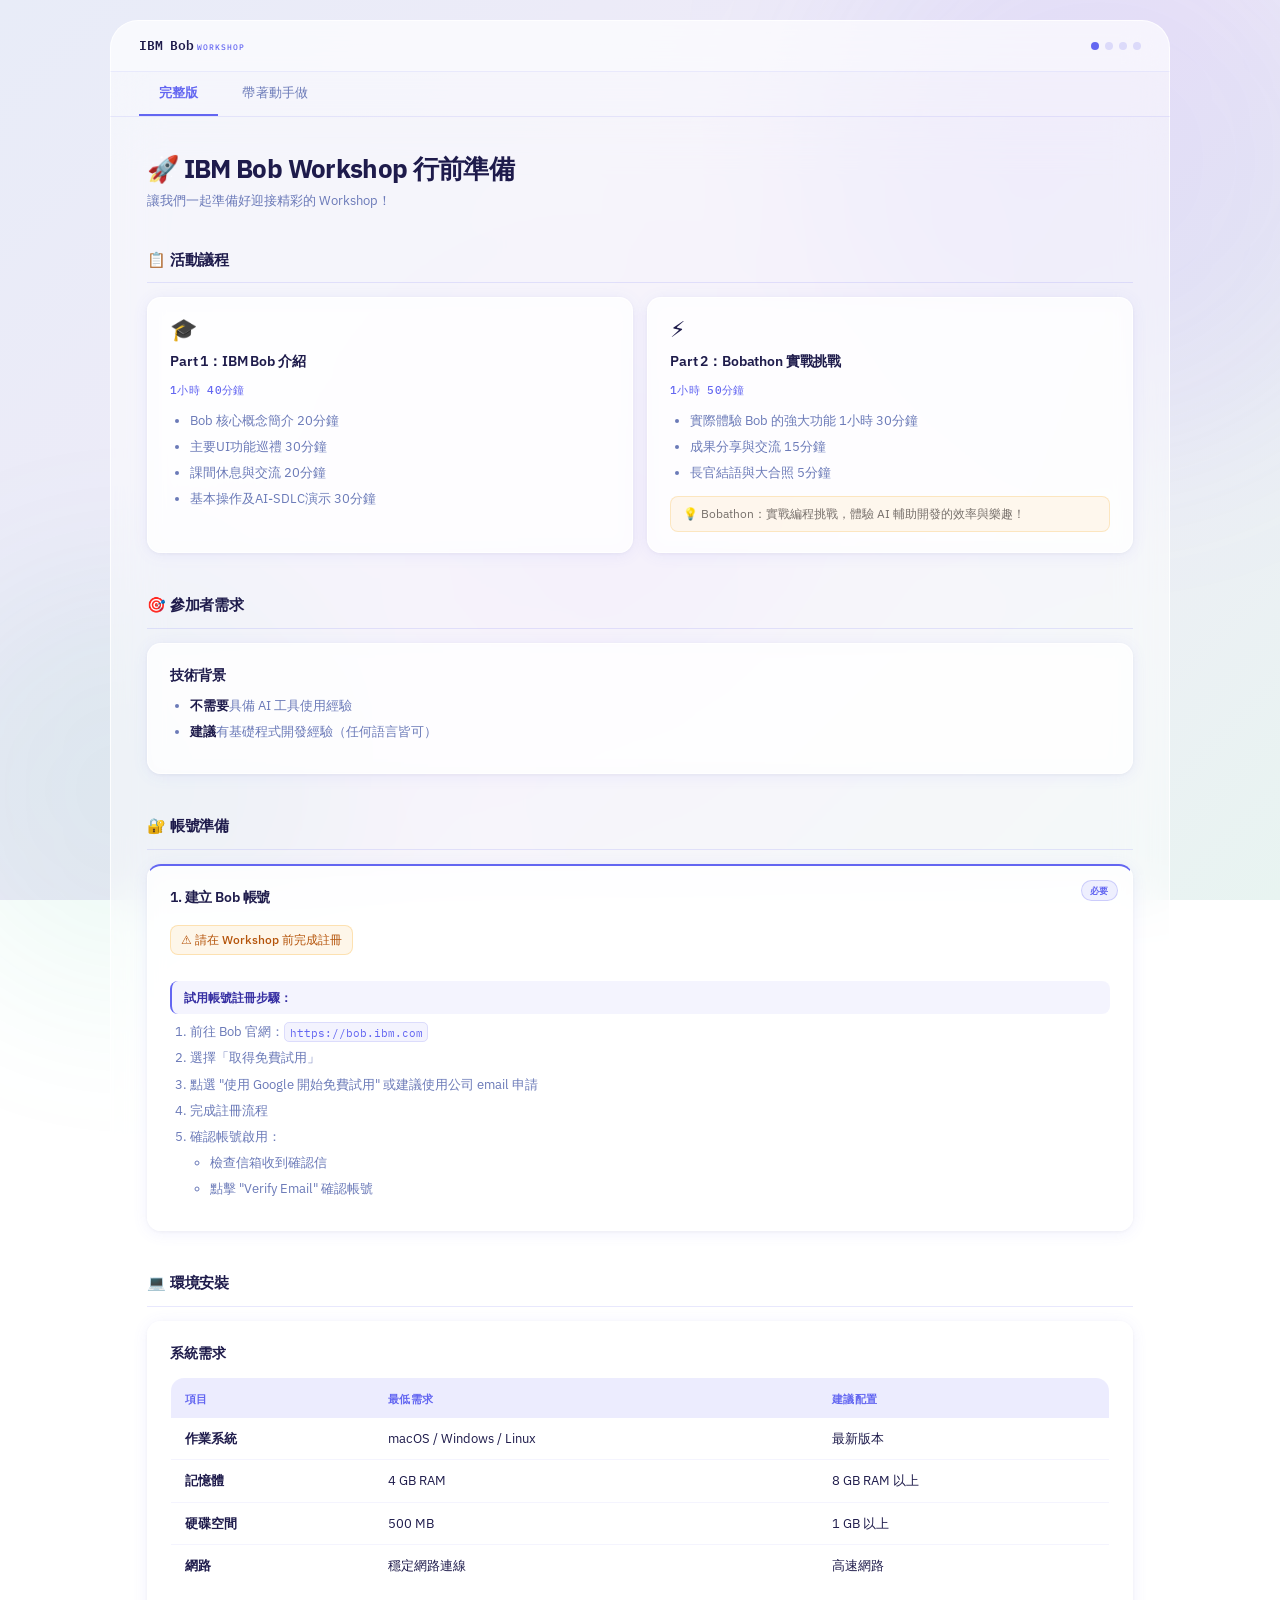
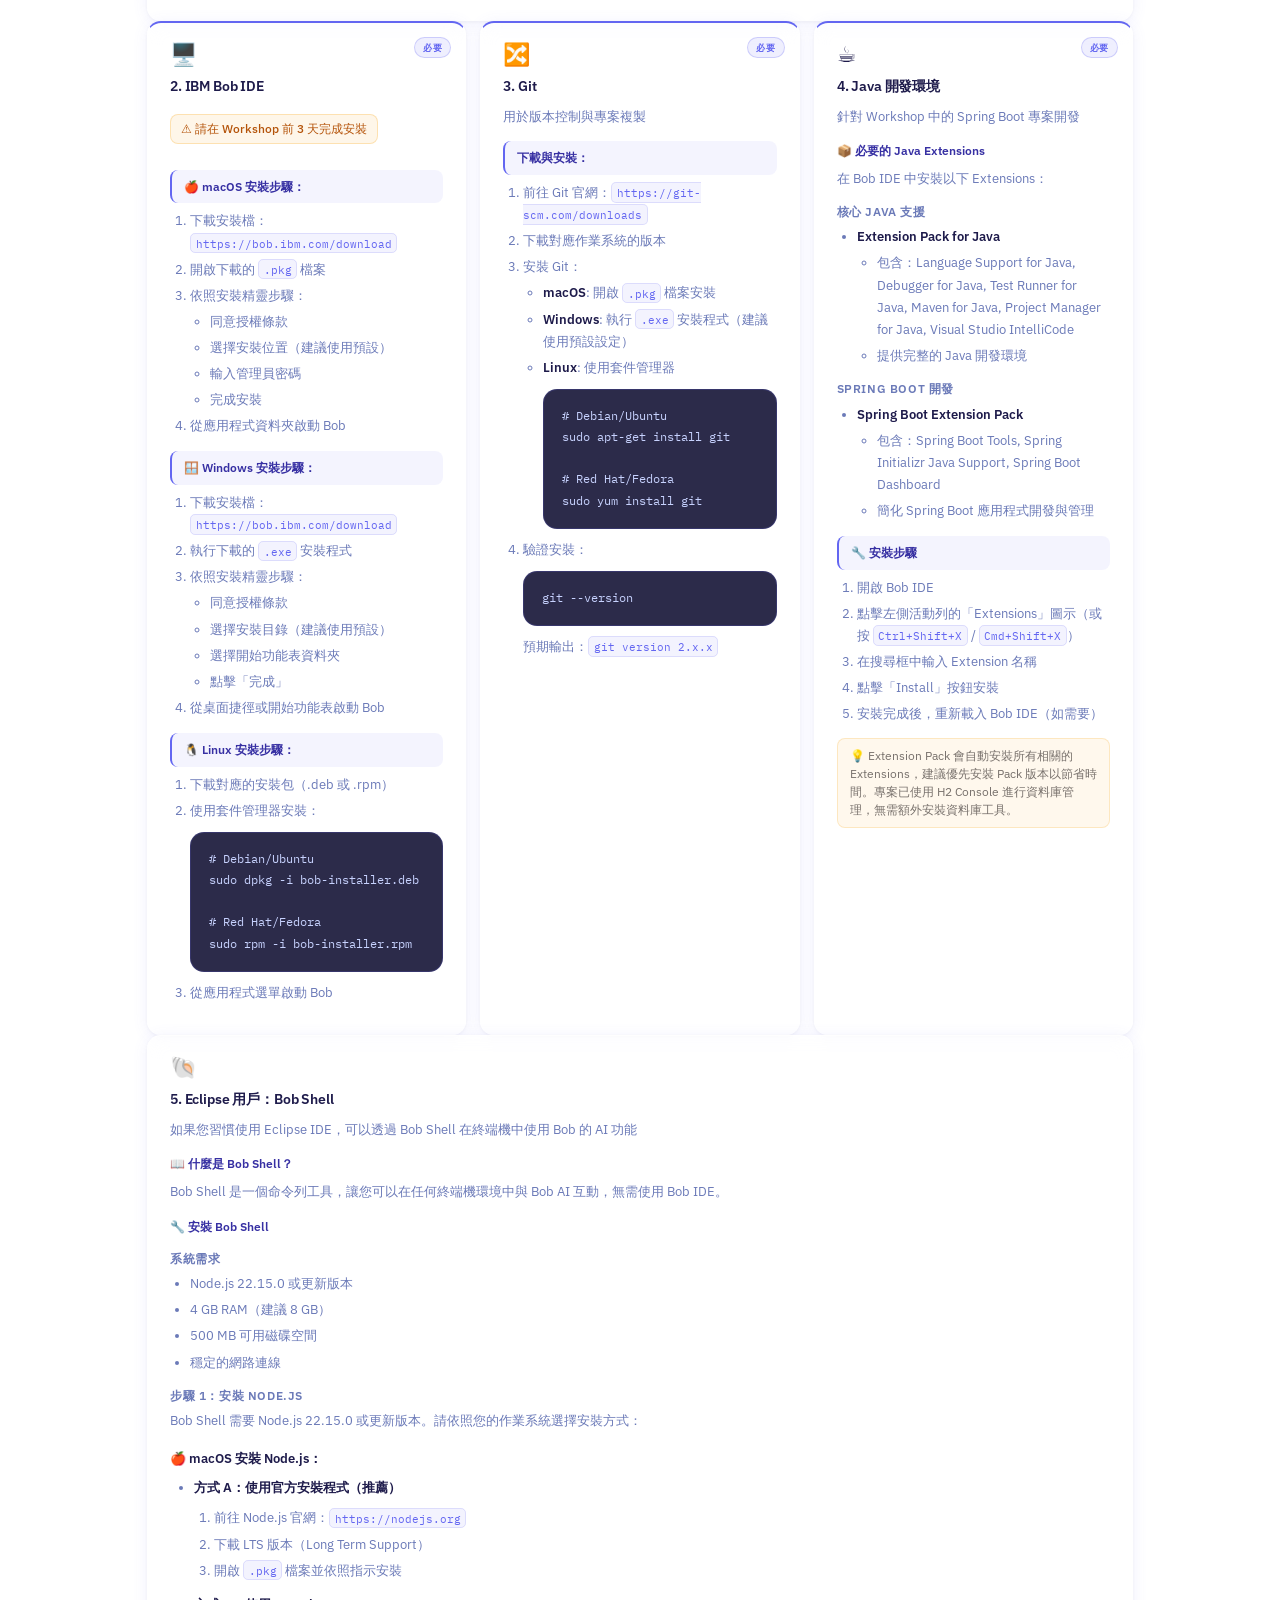
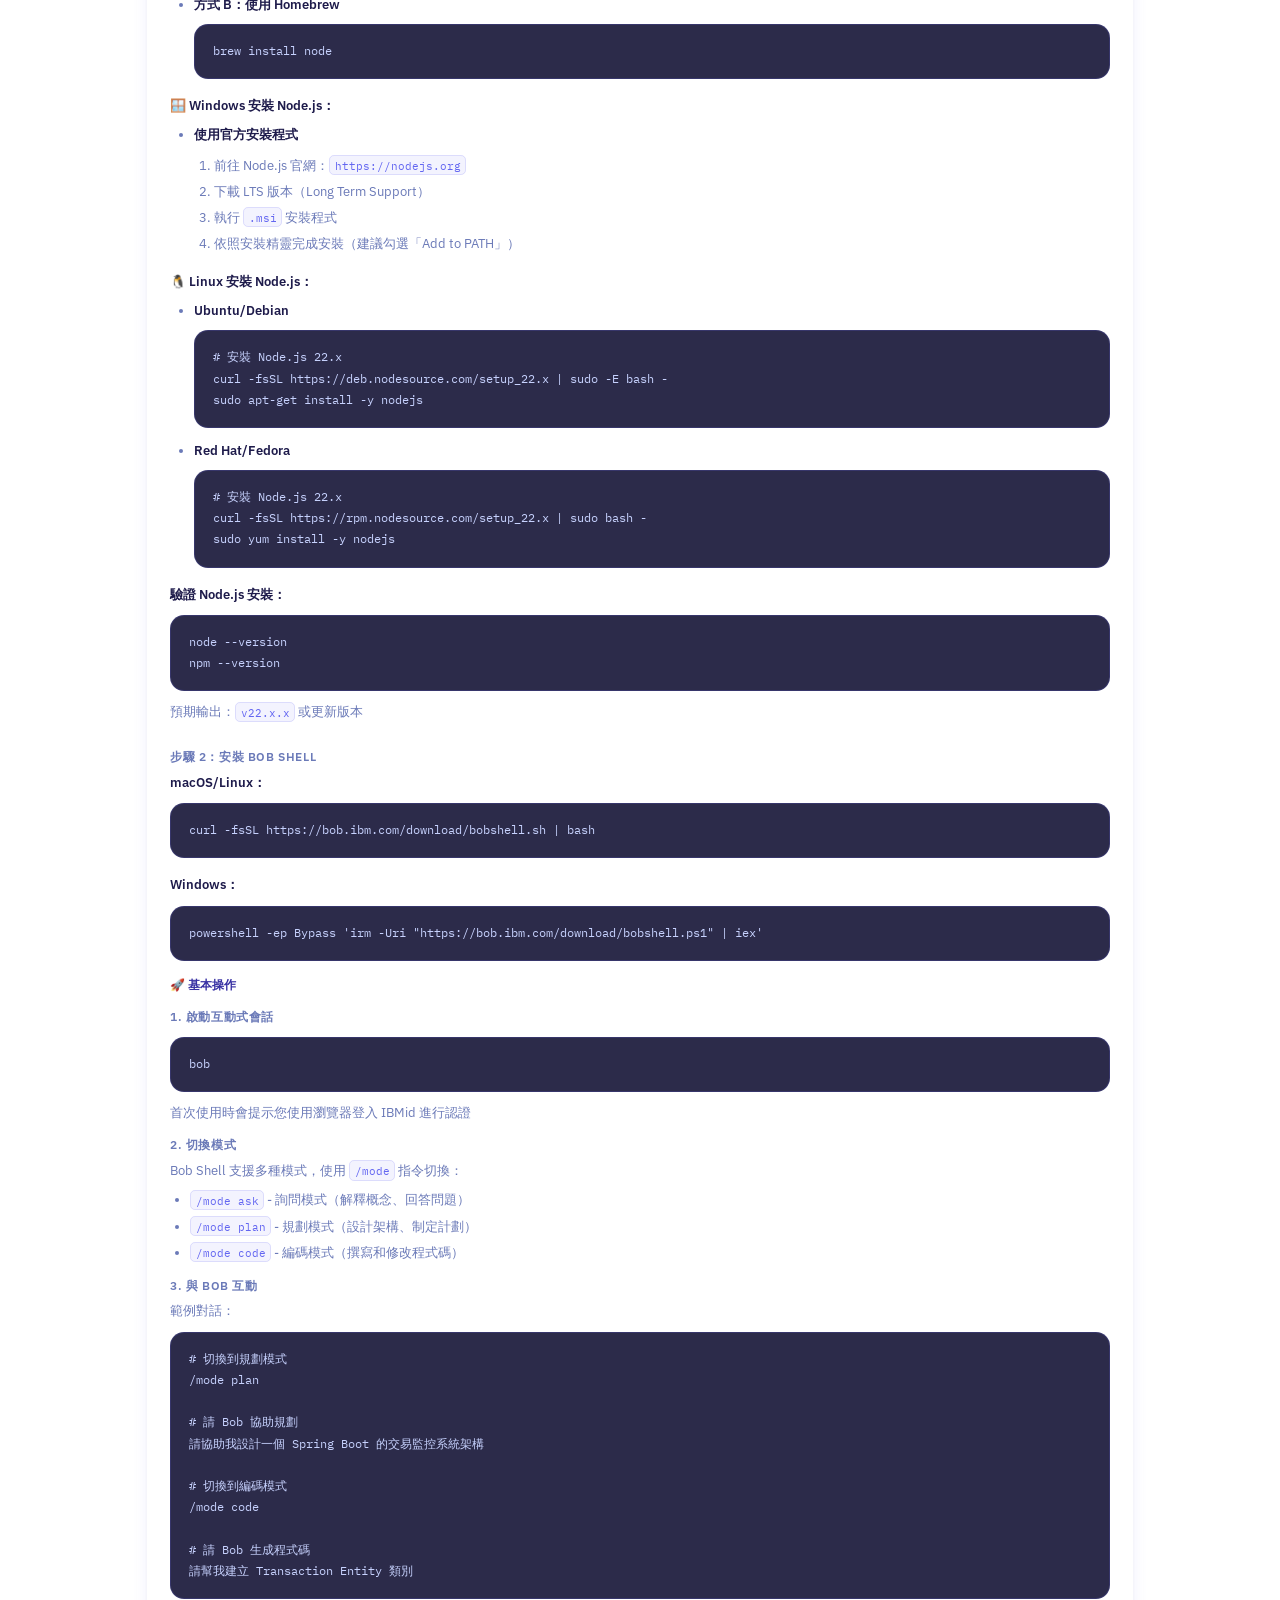
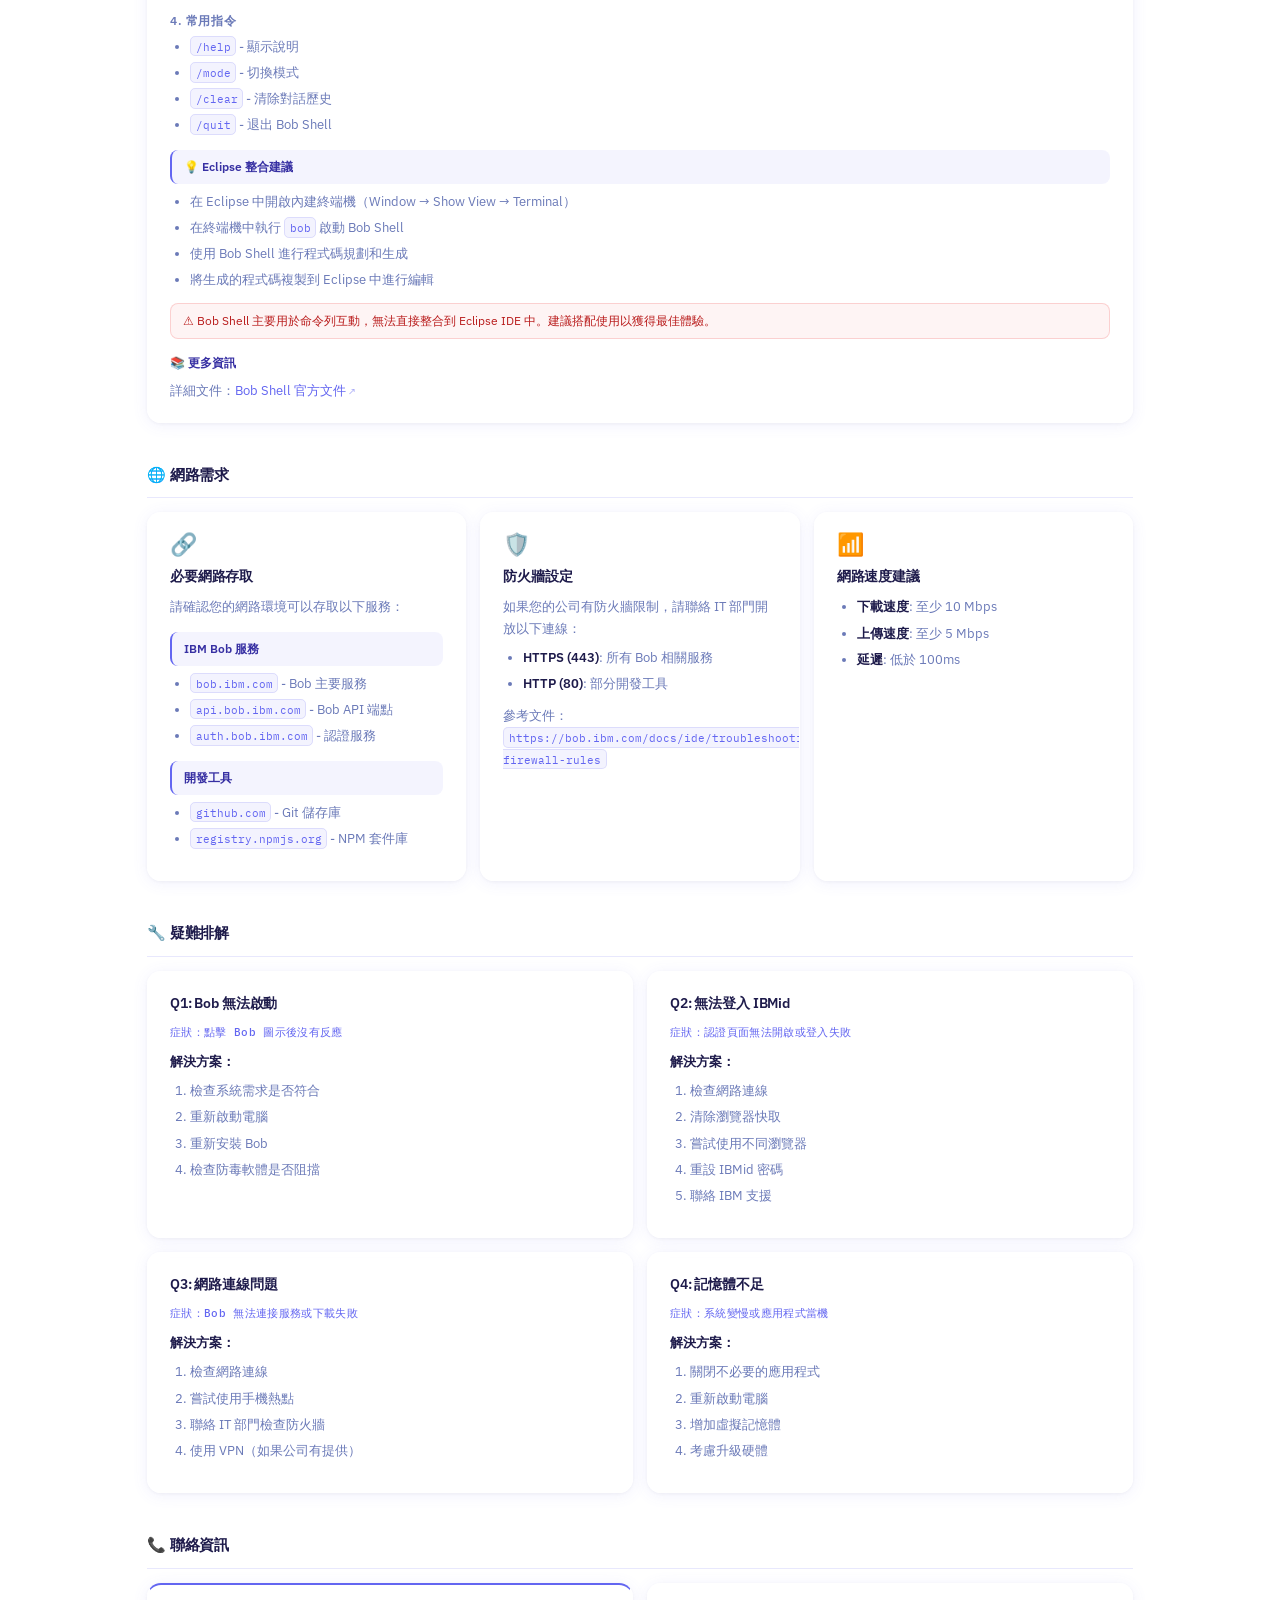
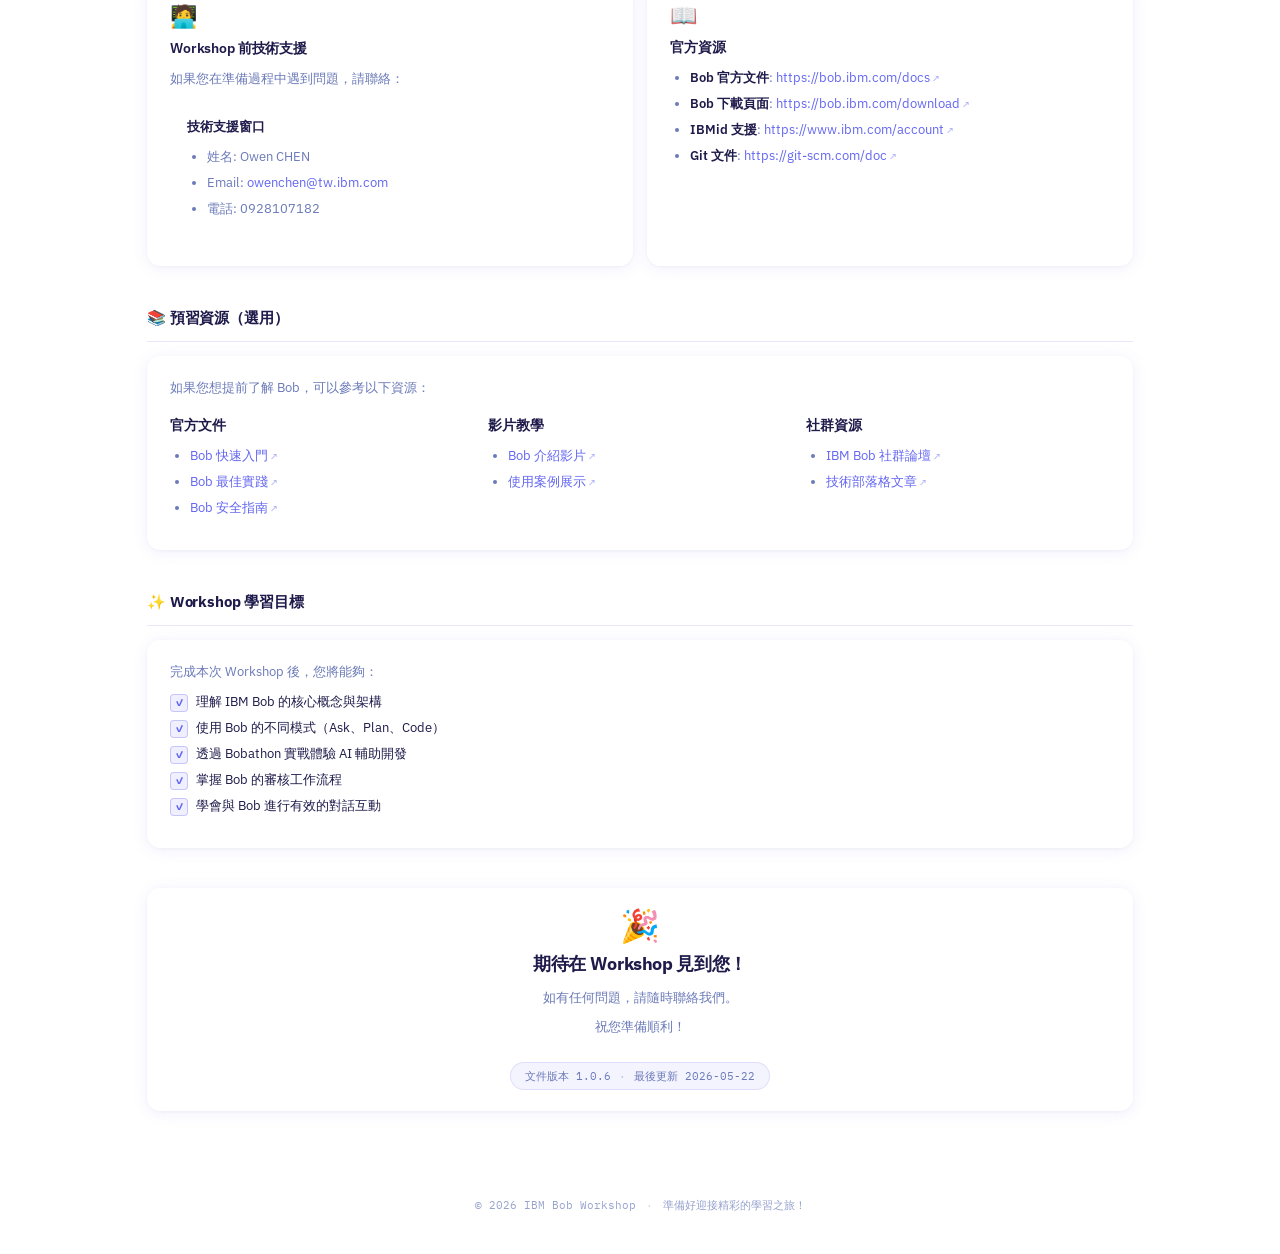
<file: index.html>
<!DOCTYPE html>
<html lang="zh-TW">
<head>
    <meta charset="UTF-8">
    <meta name="viewport" content="width=device-width, initial-scale=1.0">
    <meta name="description" content="IBM Bob Workshop 行前準備說明">
    <title>IBM Bob Workshop 行前準備</title>
    <link href="https://fonts.googleapis.com/css2?family=IBM+Plex+Mono:wght@400;500;600&family=IBM+Plex+Sans:ital,wght@0,300;0,400;0,500;0,600;0,700;1,300&display=swap" rel="stylesheet">
    <link rel="stylesheet" href="styles.css">
</head>
<body>

<!-- ── Ambient orbs ── -->
<div class="orb orb-1" aria-hidden="true"></div>
<div class="orb orb-2" aria-hidden="true"></div>
<div class="orb orb-3" aria-hidden="true"></div>

<div class="shell">

  <!-- ══ NAV BAR ══ -->
  <nav class="topbar">
    <div class="topbar-brand">
      <span class="brand-name">IBM Bob</span><sup class="brand-sup">WORKSHOP</sup>
    </div>
    <div class="topbar-dots" aria-hidden="true">
      <span class="tdot tdot--active"></span>
      <span class="tdot"></span>
      <span class="tdot"></span>
      <span class="tdot"></span>
    </div>
  </nav>

  <!-- ══ TABS ══ -->
  <div class="tabs" role="tablist">
    <button class="tab-btn tab-btn--active" data-tab="full" role="tab" aria-selected="true">完整版</button>
    <button class="tab-btn" data-tab="handson" role="tab" aria-selected="false">帶著動手做</button>
  </div>

  <!-- ══ MAIN CONTENT ══ -->
  <main class="content-area">

    <!-- ─── TAB: 完整版 ─── -->
    <div id="full" class="tab-panel tab-panel--active" role="tabpanel">

      <!-- Page title block -->
      <div class="page-hero">
        <h1 class="page-title">🚀 IBM Bob Workshop 行前準備</h1>
        <p class="page-sub">讓我們一起準備好迎接精彩的 Workshop！</p>
      </div>

      <!-- ── 活動議程 ── -->
      <section class="section">
        <h2 class="sec-title">📋 活動議程</h2>
        <div class="card-row">
          <div class="glass-card">
            <div class="card-icon">🎓</div>
            <h3>Part 1：IBM Bob 介紹</h3>
            <p class="card-meta">1小時 40分鐘</p>
            <ul>
              <li>Bob 核心概念簡介 20分鐘</li>
              <li>主要UI功能巡禮 30分鐘</li>
              <li>課間休息與交流 20分鐘</li>
              <li>基本操作及AI-SDLC演示 30分鐘</li>
            </ul>
          </div>
          <div class="glass-card">
            <div class="card-icon">⚡</div>
            <h3>Part 2：Bobathon 實戰挑戰</h3>
            <p class="card-meta">1小時 50分鐘</p>
            <ul>
              <li>實際體驗 Bob 的強大功能 1小時 30分鐘</li>
              <li>成果分享與交流 15分鐘</li>
              <li>長官結語與大合照 5分鐘</li>
            </ul>
            <div class="note-chip">💡 Bobathon：實戰編程挑戰，體驗 AI 輔助開發的效率與樂趣！</div>
          </div>
        </div>
      </section>

      <!-- ── 參加者需求 ── -->
      <section class="section">
        <h2 class="sec-title">🎯 參加者需求</h2>
        <div class="glass-card glass-card--wide">
          <h3>技術背景</h3>
          <ul>
            <li><strong>不需要</strong>具備 AI 工具使用經驗</li>
            <li><strong>建議</strong>有基礎程式開發經驗（任何語言皆可）</li>
          </ul>
        </div>
      </section>

      <!-- ── 帳號準備 ── -->
      <section class="section">
        <h2 class="sec-title">🔐 帳號準備</h2>
        <div class="glass-card glass-card--wide glass-card--accent">
          <div class="card-badge card-badge--required">必要</div>
          <h3>1. 建立 Bob 帳號</h3>
          <p class="chip chip--warn">⚠️ 請在 Workshop 前完成註冊</p>
          <h4>試用帳號註冊步驟：</h4>
          <ol>
            <li>前往 Bob 官網：<code>https://bob.ibm.com</code></li>
            <li>選擇「取得免費試用」</li>
            <li>點選 "使用 Google 開始免費試用" 或建議使用公司 email 申請</li>
            <li>完成註冊流程</li>
            <li>確認帳號啟用：
              <ul>
                <li>檢查信箱收到確認信</li>
                <li>點擊 "Verify Email" 確認帳號</li>
              </ul>
            </li>
          </ol>
        </div>
      </section>

      <!-- ── 環境安裝 ── -->
      <section class="section">
        <h2 class="sec-title">💻 環境安裝</h2>

        <!-- 系統需求 -->
        <div class="glass-card glass-card--wide">
          <h3>系統需求</h3>
          <table>
            <thead>
              <tr><th>項目</th><th>最低需求</th><th>建議配置</th></tr>
            </thead>
            <tbody>
              <tr><td><strong>作業系統</strong></td><td>macOS / Windows / Linux</td><td>最新版本</td></tr>
              <tr><td><strong>記憶體</strong></td><td>4 GB RAM</td><td>8 GB RAM 以上</td></tr>
              <tr><td><strong>硬碟空間</strong></td><td>500 MB</td><td>1 GB 以上</td></tr>
              <tr><td><strong>網路</strong></td><td>穩定網路連線</td><td>高速網路</td></tr>
            </tbody>
          </table>
        </div>

        <!-- 安裝卡片橫排 -->
        <div class="card-row card-row--3">
          <div class="glass-card glass-card--accent">
            <div class="card-badge card-badge--required">必要</div>
            <div class="card-icon">🖥️</div>
            <h3>2. IBM Bob IDE</h3>
            <p class="chip chip--warn">⚠️ 請在 Workshop 前 3 天完成安裝</p>
            <h4>🍎 macOS 安裝步驟：</h4>
            <ol>
              <li>下載安裝檔：<code>https://bob.ibm.com/download</code></li>
              <li>開啟下載的 <code>.pkg</code> 檔案</li>
              <li>依照安裝精靈步驟：
                <ul>
                  <li>同意授權條款</li>
                  <li>選擇安裝位置（建議使用預設）</li>
                  <li>輸入管理員密碼</li>
                  <li>完成安裝</li>
                </ul>
              </li>
              <li>從應用程式資料夾啟動 Bob</li>
            </ol>
            <h4>🪟 Windows 安裝步驟：</h4>
            <ol>
              <li>下載安裝檔：<code>https://bob.ibm.com/download</code></li>
              <li>執行下載的 <code>.exe</code> 安裝程式</li>
              <li>依照安裝精靈步驟：
                <ul>
                  <li>同意授權條款</li>
                  <li>選擇安裝目錄（建議使用預設）</li>
                  <li>選擇開始功能表資料夾</li>
                  <li>點擊「完成」</li>
                </ul>
              </li>
              <li>從桌面捷徑或開始功能表啟動 Bob</li>
            </ol>
            <h4>🐧 Linux 安裝步驟：</h4>
            <ol>
              <li>下載對應的安裝包（.deb 或 .rpm）</li>
              <li>使用套件管理器安裝：
                <pre><code># Debian/Ubuntu
sudo dpkg -i bob-installer.deb

# Red Hat/Fedora
sudo rpm -i bob-installer.rpm</code></pre>
              </li>
              <li>從應用程式選單啟動 Bob</li>
            </ol>
          </div>

          <div class="glass-card glass-card--accent">
            <div class="card-badge card-badge--required">必要</div>
            <div class="card-icon">🔀</div>
            <h3>3. Git</h3>
            <p>用於版本控制與專案複製</p>
            <h4>下載與安裝：</h4>
            <ol>
              <li>前往 Git 官網：<code>https://git-scm.com/downloads</code></li>
              <li>下載對應作業系統的版本</li>
              <li>安裝 Git：
                <ul>
                  <li><strong>macOS</strong>: 開啟 <code>.pkg</code> 檔案安裝</li>
                  <li><strong>Windows</strong>: 執行 <code>.exe</code> 安裝程式（建議使用預設設定）</li>
                  <li><strong>Linux</strong>: 使用套件管理器
                    <pre><code># Debian/Ubuntu
sudo apt-get install git

# Red Hat/Fedora
sudo yum install git</code></pre>
                  </li>
                </ul>
              </li>
              <li>驗證安裝：
                <pre><code>git --version</code></pre>
                <p>預期輸出：<code>git version 2.x.x</code></p>
              </li>
            </ol>
          </div>

          <div class="glass-card glass-card--accent">
            <div class="card-badge card-badge--required">必要</div>
            <div class="card-icon">☕</div>
            <h3>4. Java 開發環境</h3>
            <p>針對 Workshop 中的 Spring Boot 專案開發</p>
            <h4>📦 必要的 Java Extensions</h4>
            <p>在 Bob IDE 中安裝以下 Extensions：</p>
            <h5>核心 Java 支援</h5>
            <ul>
              <li><strong>Extension Pack for Java</strong>
                <ul>
                  <li>包含：Language Support for Java, Debugger for Java, Test Runner for Java, Maven for Java, Project Manager for Java, Visual Studio IntelliCode</li>
                  <li>提供完整的 Java 開發環境</li>
                </ul>
              </li>
            </ul>
            <h5>Spring Boot 開發</h5>
            <ul>
              <li><strong>Spring Boot Extension Pack</strong>
                <ul>
                  <li>包含：Spring Boot Tools, Spring Initializr Java Support, Spring Boot Dashboard</li>
                  <li>簡化 Spring Boot 應用程式開發與管理</li>
                </ul>
              </li>
            </ul>
            <h4>🔧 安裝步驟</h4>
            <ol>
              <li>開啟 Bob IDE</li>
              <li>點擊左側活動列的「Extensions」圖示（或按 <code>Ctrl+Shift+X</code> / <code>Cmd+Shift+X</code>）</li>
              <li>在搜尋框中輸入 Extension 名稱</li>
              <li>點擊「Install」按鈕安裝</li>
              <li>安裝完成後，重新載入 Bob IDE（如需要）</li>
            </ol>
            <div class="note-chip">💡 Extension Pack 會自動安裝所有相關的 Extensions，建議優先安裝 Pack 版本以節省時間。專案已使用 H2 Console 進行資料庫管理，無需額外安裝資料庫工具。</div>
          </div>
        </div>

        <!-- Eclipse / Bob Shell -->
        <div class="glass-card glass-card--wide">
          <div class="card-icon">🐚</div>
          <h3>5. Eclipse 用戶：Bob Shell</h3>
          <p>如果您習慣使用 Eclipse IDE，可以透過 Bob Shell 在終端機中使用 Bob 的 AI 功能</p>

          <h4>📖 什麼是 Bob Shell？</h4>
          <p>Bob Shell 是一個命令列工具，讓您可以在任何終端機環境中與 Bob AI 互動，無需使用 Bob IDE。</p>

          <h4>🔧 安裝 Bob Shell</h4>

          <h5>系統需求</h5>
          <ul>
            <li>Node.js 22.15.0 或更新版本</li>
            <li>4 GB RAM（建議 8 GB）</li>
            <li>500 MB 可用磁碟空間</li>
            <li>穩定的網路連線</li>
          </ul>

          <h5>步驟 1：安裝 Node.js</h5>
          <p>Bob Shell 需要 Node.js 22.15.0 或更新版本。請依照您的作業系統選擇安裝方式：</p>

          <p style="margin-top: 16px;"><strong>🍎 macOS 安裝 Node.js：</strong></p>
          <ul style="margin-left: 24px;">
            <li><strong>方式 A：使用官方安裝程式（推薦）</strong>
              <ol style="margin-left: 20px; margin-top: 8px;">
                <li>前往 Node.js 官網：<code>https://nodejs.org</code></li>
                <li>下載 LTS 版本（Long Term Support）</li>
                <li>開啟 <code>.pkg</code> 檔案並依照指示安裝</li>
              </ol>
            </li>
            <li style="margin-top: 12px;"><strong>方式 B：使用 Homebrew</strong>
              <pre style="margin-top: 8px;"><code>brew install node</code></pre>
            </li>
          </ul>

          <p style="margin-top: 16px;"><strong>🪟 Windows 安裝 Node.js：</strong></p>
          <ul style="margin-left: 24px;">
            <li><strong>使用官方安裝程式</strong>
              <ol style="margin-left: 20px; margin-top: 8px;">
                <li>前往 Node.js 官網：<code>https://nodejs.org</code></li>
                <li>下載 LTS 版本（Long Term Support）</li>
                <li>執行 <code>.msi</code> 安裝程式</li>
                <li>依照安裝精靈完成安裝（建議勾選「Add to PATH」）</li>
              </ol>
            </li>
          </ul>

          <p style="margin-top: 16px;"><strong>🐧 Linux 安裝 Node.js：</strong></p>
          <ul style="margin-left: 24px;">
            <li><strong>Ubuntu/Debian</strong>
              <pre style="margin-top: 8px;"><code># 安裝 Node.js 22.x
curl -fsSL https://deb.nodesource.com/setup_22.x | sudo -E bash -
sudo apt-get install -y nodejs</code></pre>
            </li>
            <li style="margin-top: 12px;"><strong>Red Hat/Fedora</strong>
              <pre style="margin-top: 8px;"><code># 安裝 Node.js 22.x
curl -fsSL https://rpm.nodesource.com/setup_22.x | sudo bash -
sudo yum install -y nodejs</code></pre>
            </li>
          </ul>

          <p style="margin-top: 16px;"><strong>驗證 Node.js 安裝：</strong></p>
          <pre><code>node --version
npm --version</code></pre>
          <p style="margin-top: 8px;">預期輸出：<code>v22.x.x</code> 或更新版本</p>

          <h5 style="margin-top: 24px;">步驟 2：安裝 Bob Shell</h5>
          <p><strong>macOS/Linux：</strong></p>
          <pre><code>curl -fsSL https://bob.ibm.com/download/bobshell.sh | bash</code></pre>
          <p style="margin-top: 16px;"><strong>Windows：</strong></p>
          <pre><code>powershell -ep Bypass 'irm -Uri "https://bob.ibm.com/download/bobshell.ps1" | iex'</code></pre>

          <h4>🚀 基本操作</h4>
          <h5>1. 啟動互動式會話</h5>
          <pre><code>bob</code></pre>
          <p>首次使用時會提示您使用瀏覽器登入 IBMid 進行認證</p>

          <h5>2. 切換模式</h5>
          <p>Bob Shell 支援多種模式，使用 <code>/mode</code> 指令切換：</p>
          <ul>
            <li><code>/mode ask</code> - 詢問模式（解釋概念、回答問題）</li>
            <li><code>/mode plan</code> - 規劃模式（設計架構、制定計劃）</li>
            <li><code>/mode code</code> - 編碼模式（撰寫和修改程式碼）</li>
          </ul>

          <h5>3. 與 Bob 互動</h5>
          <p>範例對話：</p>
          <pre><code># 切換到規劃模式
/mode plan

# 請 Bob 協助規劃
請協助我設計一個 Spring Boot 的交易監控系統架構

# 切換到編碼模式
/mode code

# 請 Bob 生成程式碼
請幫我建立 Transaction Entity 類別</code></pre>

          <h5>4. 常用指令</h5>
          <ul>
            <li><code>/help</code> - 顯示說明</li>
            <li><code>/mode</code> - 切換模式</li>
            <li><code>/clear</code> - 清除對話歷史</li>
            <li><code>/quit</code> - 退出 Bob Shell</li>
          </ul>

          <h4>💡 Eclipse 整合建議</h4>
          <ul>
            <li>在 Eclipse 中開啟內建終端機（Window → Show View → Terminal）</li>
            <li>在終端機中執行 <code>bob</code> 啟動 Bob Shell</li>
            <li>使用 Bob Shell 進行程式碼規劃和生成</li>
            <li>將生成的程式碼複製到 Eclipse 中進行編輯</li>
          </ul>
          <div class="note-chip note-chip--warn">⚠️ Bob Shell 主要用於命令列互動，無法直接整合到 Eclipse IDE 中。建議搭配使用以獲得最佳體驗。</div>

          <h4>📚 更多資訊</h4>
          <p>詳細文件：<a href="https://bob.ibm.com/docs/shell/getting-started/install-and-setup" target="_blank">Bob Shell 官方文件</a></p>
        </div>
      </section>

      <!-- ── 網路需求 ── -->
      <section class="section">
        <h2 class="sec-title">🌐 網路需求</h2>
        <div class="card-row card-row--3">
          <div class="glass-card">
            <div class="card-icon">🔗</div>
            <h3>必要網路存取</h3>
            <p>請確認您的網路環境可以存取以下服務：</p>
            <h4>IBM Bob 服務</h4>
            <ul>
              <li><code>bob.ibm.com</code> - Bob 主要服務</li>
              <li><code>api.bob.ibm.com</code> - Bob API 端點</li>
              <li><code>auth.bob.ibm.com</code> - 認證服務</li>
            </ul>
            <h4>開發工具</h4>
            <ul>
              <li><code>github.com</code> - Git 儲存庫</li>
              <li><code>registry.npmjs.org</code> - NPM 套件庫</li>
            </ul>
          </div>
          <div class="glass-card">
            <div class="card-icon">🛡️</div>
            <h3>防火牆設定</h3>
            <p>如果您的公司有防火牆限制，請聯絡 IT 部門開放以下連線：</p>
            <ul>
              <li><strong>HTTPS (443)</strong>: 所有 Bob 相關服務</li>
              <li><strong>HTTP (80)</strong>: 部分開發工具</li>
            </ul>
            <p>參考文件：<code>https://bob.ibm.com/docs/ide/troubleshooting/ts-firewall-rules</code></p>
          </div>
          <div class="glass-card">
            <div class="card-icon">📶</div>
            <h3>網路速度建議</h3>
            <ul>
              <li><strong>下載速度</strong>: 至少 10 Mbps</li>
              <li><strong>上傳速度</strong>: 至少 5 Mbps</li>
              <li><strong>延遲</strong>: 低於 100ms</li>
            </ul>
          </div>
        </div>
      </section>

      <!-- ── 疑難排解 ── -->
      <section class="section">
        <h2 class="sec-title">🔧 疑難排解</h2>
        <div class="card-row card-row--2">
          <div class="glass-card">
            <h3>Q1: Bob 無法啟動</h3>
            <p class="card-meta">症狀：點擊 Bob 圖示後沒有反應</p>
            <p><strong>解決方案：</strong></p>
            <ol>
              <li>檢查系統需求是否符合</li>
              <li>重新啟動電腦</li>
              <li>重新安裝 Bob</li>
              <li>檢查防毒軟體是否阻擋</li>
            </ol>
          </div>
          <div class="glass-card">
            <h3>Q2: 無法登入 IBMid</h3>
            <p class="card-meta">症狀：認證頁面無法開啟或登入失敗</p>
            <p><strong>解決方案：</strong></p>
            <ol>
              <li>檢查網路連線</li>
              <li>清除瀏覽器快取</li>
              <li>嘗試使用不同瀏覽器</li>
              <li>重設 IBMid 密碼</li>
              <li>聯絡 IBM 支援</li>
            </ol>
          </div>
          <div class="glass-card">
            <h3>Q3: 網路連線問題</h3>
            <p class="card-meta">症狀：Bob 無法連接服務或下載失敗</p>
            <p><strong>解決方案：</strong></p>
            <ol>
              <li>檢查網路連線</li>
              <li>嘗試使用手機熱點</li>
              <li>聯絡 IT 部門檢查防火牆</li>
              <li>使用 VPN（如果公司有提供）</li>
            </ol>
          </div>
          <div class="glass-card">
            <h3>Q4: 記憶體不足</h3>
            <p class="card-meta">症狀：系統變慢或應用程式當機</p>
            <p><strong>解決方案：</strong></p>
            <ol>
              <li>關閉不必要的應用程式</li>
              <li>重新啟動電腦</li>
              <li>增加虛擬記憶體</li>
              <li>考慮升級硬體</li>
            </ol>
          </div>
        </div>
      </section>

      <!-- ── 聯絡資訊 ── -->
      <section class="section">
        <h2 class="sec-title">📞 聯絡資訊</h2>
        <div class="card-row">
          <div class="glass-card glass-card--accent">
            <div class="card-icon">🧑‍💻</div>
            <h3>Workshop 前技術支援</h3>
            <p>如果您在準備過程中遇到問題，請聯絡：</p>
            <div class="contact-block">
              <p><strong>技術支援窗口</strong></p>
              <ul>
                <li>姓名: Owen CHEN</li>
                <li>Email: <a href="mailto:owenchen@tw.ibm.com">owenchen@tw.ibm.com</a></li>
                <li>電話: 0928107182</li>
              </ul>
            </div>
          </div>
          <div class="glass-card">
            <div class="card-icon">📖</div>
            <h3>官方資源</h3>
            <ul>
              <li><strong>Bob 官方文件</strong>: <a href="https://bob.ibm.com/docs" target="_blank">https://bob.ibm.com/docs</a></li>
              <li><strong>Bob 下載頁面</strong>: <a href="https://bob.ibm.com/download" target="_blank">https://bob.ibm.com/download</a></li>
              <li><strong>IBMid 支援</strong>: <a href="https://www.ibm.com/account" target="_blank">https://www.ibm.com/account</a></li>
              <li><strong>Git 文件</strong>: <a href="https://git-scm.com/doc" target="_blank">https://git-scm.com/doc</a></li>
            </ul>
          </div>
        </div>
      </section>

      <!-- ── 預習資源 ── -->
      <section class="section">
        <h2 class="sec-title">📚 預習資源（選用）</h2>
        <div class="glass-card glass-card--wide">
          <p>如果您想提前了解 Bob，可以參考以下資源：</p>
          <div class="card-row card-row--3" style="margin-top:1rem;">
            <div>
              <h3>官方文件</h3>
              <ul>
                <li><a href="https://bob.ibm.com/docs/ide/getting-started/quickstart" target="_blank">Bob 快速入門</a></li>
                <li><a href="https://bob.ibm.com/docs/ide/getting-started/best-practices" target="_blank">Bob 最佳實踐</a></li>
                <li><a href="https://bob.ibm.com/docs/ide/security/bob-security-guidance" target="_blank">Bob 安全指南</a></li>
              </ul>
            </div>
            <div>
              <h3>影片教學</h3>
              <ul>
                <li><a href="https://bob.ibm.com/docs/ide/getting-started/tutorials/introduction" target="_blank">Bob 介紹影片</a></li>
                <li><a href="https://www.youtube.com/@ibm-bob">使用案例展示</a></li>
              </ul>
            </div>
            <div>
              <h3>社群資源</h3>
              <ul>
                <li><a href="https://x.com/IBM">IBM Bob 社群論壇</a></li>
                <li><a href="https://bob.ibm.com/blog">技術部落格文章</a></li>
              </ul>
            </div>
          </div>
        </div>
      </section>

      <!-- ── 學習目標 ── -->
      <section class="section">
        <h2 class="sec-title">✨ Workshop 學習目標</h2>
        <div class="glass-card glass-card--wide">
          <p>完成本次 Workshop 後，您將能夠：</p>
          <ul class="checklist">
            <li>理解 IBM Bob 的核心概念與架構</li>
            <li>使用 Bob 的不同模式（Ask、Plan、Code）</li>
            <li>透過 Bobathon 實戰體驗 AI 輔助開發</li>
            <li>掌握 Bob 的審核工作流程</li>
            <li>學會與 Bob 進行有效的對話互動</li>
          </ul>
        </div>
      </section>

      <!-- ── Footer section ── -->
      <section class="section section--footer">
        <div class="glass-card glass-card--center">
          <div class="card-icon" style="font-size:2rem;margin-bottom:.5rem;">🎉</div>
          <h2 style="border:none;padding:0;margin-bottom:.5rem;">期待在 Workshop 見到您！</h2>
          <p>如有任何問題，請隨時聯絡我們。</p>
          <p>祝您準備順利！</p>
          <div class="version-badge">
            <span>文件版本 1.0.6</span>
            <span class="vdivider">·</span>
            <span>最後更新 2026-05-22</span>
          </div>
        </div>
      </section>

    </div><!-- /tab full -->

    <!-- ─── TAB: 帶著動手做 ─── -->
    <div id="handson" class="tab-panel" role="tabpanel">

      <div class="page-hero">
        <h1 class="page-title">🎯 IBM Bob SDLC 示範流程</h1>
        <p class="page-sub">透過以下階段，體驗 IBM Bob 在軟體開發生命週期中的完整應用</p>
      </div>

      <section class="section">
        <div class="glass-card glass-card--wide">
          <p>透過以下階段，體驗 IBM Bob 在軟體開發生命週期中的完整應用。</p>
          <p class="note-chip" style="margin-top:.75rem;">💡 點擊各階段連結開始實作練習或演示</p>
        </div>

        <div class="glass-card glass-card--wide">
          <h3>📋 示範階段導覽</h3>
          <table>
            <thead>
              <tr>
                <th style="width:15%;">階段</th>
                <th style="width:35%;">名稱</th>
                <th style="width:50%;">說明</th>
              </tr>
            </thead>
            <tbody>
              <tr><td><strong>Stage 0</strong></td><td><a href="jho/stages/stage-0.html" target="_blank">示範簡介</a></td><td>了解整體示範流程與目標</td></tr>
              <tr><td><strong>Stage 1</strong></td><td><a href="jho/stages/stage-1.html" target="_blank">Bob 建構應用程式</a></td><td>使用 Bob 快速建立應用程式架構</td></tr>
              <tr><td><strong>Stage 1a</strong></td><td><a href="jho/stages/stage-1a.html" target="_blank">Java 現代化</a></td><td>將傳統 Java 應用程式現代化</td></tr>
              <tr><td><strong>Stage 2</strong></td><td><a href="jho/stages/stage-2.html" target="_blank">產生測試</a></td><td>自動產生單元測試與整合測試</td></tr>
              <tr><td><strong>Stage 2b</strong></td><td><a href="jho/stages/stage-2b.html" target="_blank">安全掃描</a></td><td>執行程式碼安全性分析與修復</td></tr>
              <tr><td><strong>Stage 3</strong></td><td><a href="jho/stages/stage-3.html" target="_blank">影片演示</a></td><td>SDLC [IaC + App Deployement on Kubernetes + CI/CD 流程]</td></tr>
            </tbody>
          </table>
        </div>

        <div class="glass-card glass-card--wide glass-card--accent">
          <div class="card-icon">🚀</div>
          <h3>開始實作</h3>
          <ol>
            <li>從 <strong>Stage 0</strong> 開始，了解整體流程</li>
            <li>依序完成各階段練習</li>
            <li>每個階段都包含詳細的操作說明</li>
          </ol>
          <div class="note-chip" style="margin-top:.75rem;">💡 建議按照順序完成各階段，每個階段都會為下一階段打下基礎。</div>
        </div>
      </section>

    </div><!-- /tab handson -->

  </main>

  <!-- ══ FOOTER ══ -->
  <footer class="site-footer">
    <span>© 2026 IBM Bob Workshop</span>
    <span class="vdivider">·</span>
    <span>準備好迎接精彩的學習之旅！</span>
  </footer>

</div><!-- /shell -->

<script src="script.js"></script>
</body>
</html>
</file>
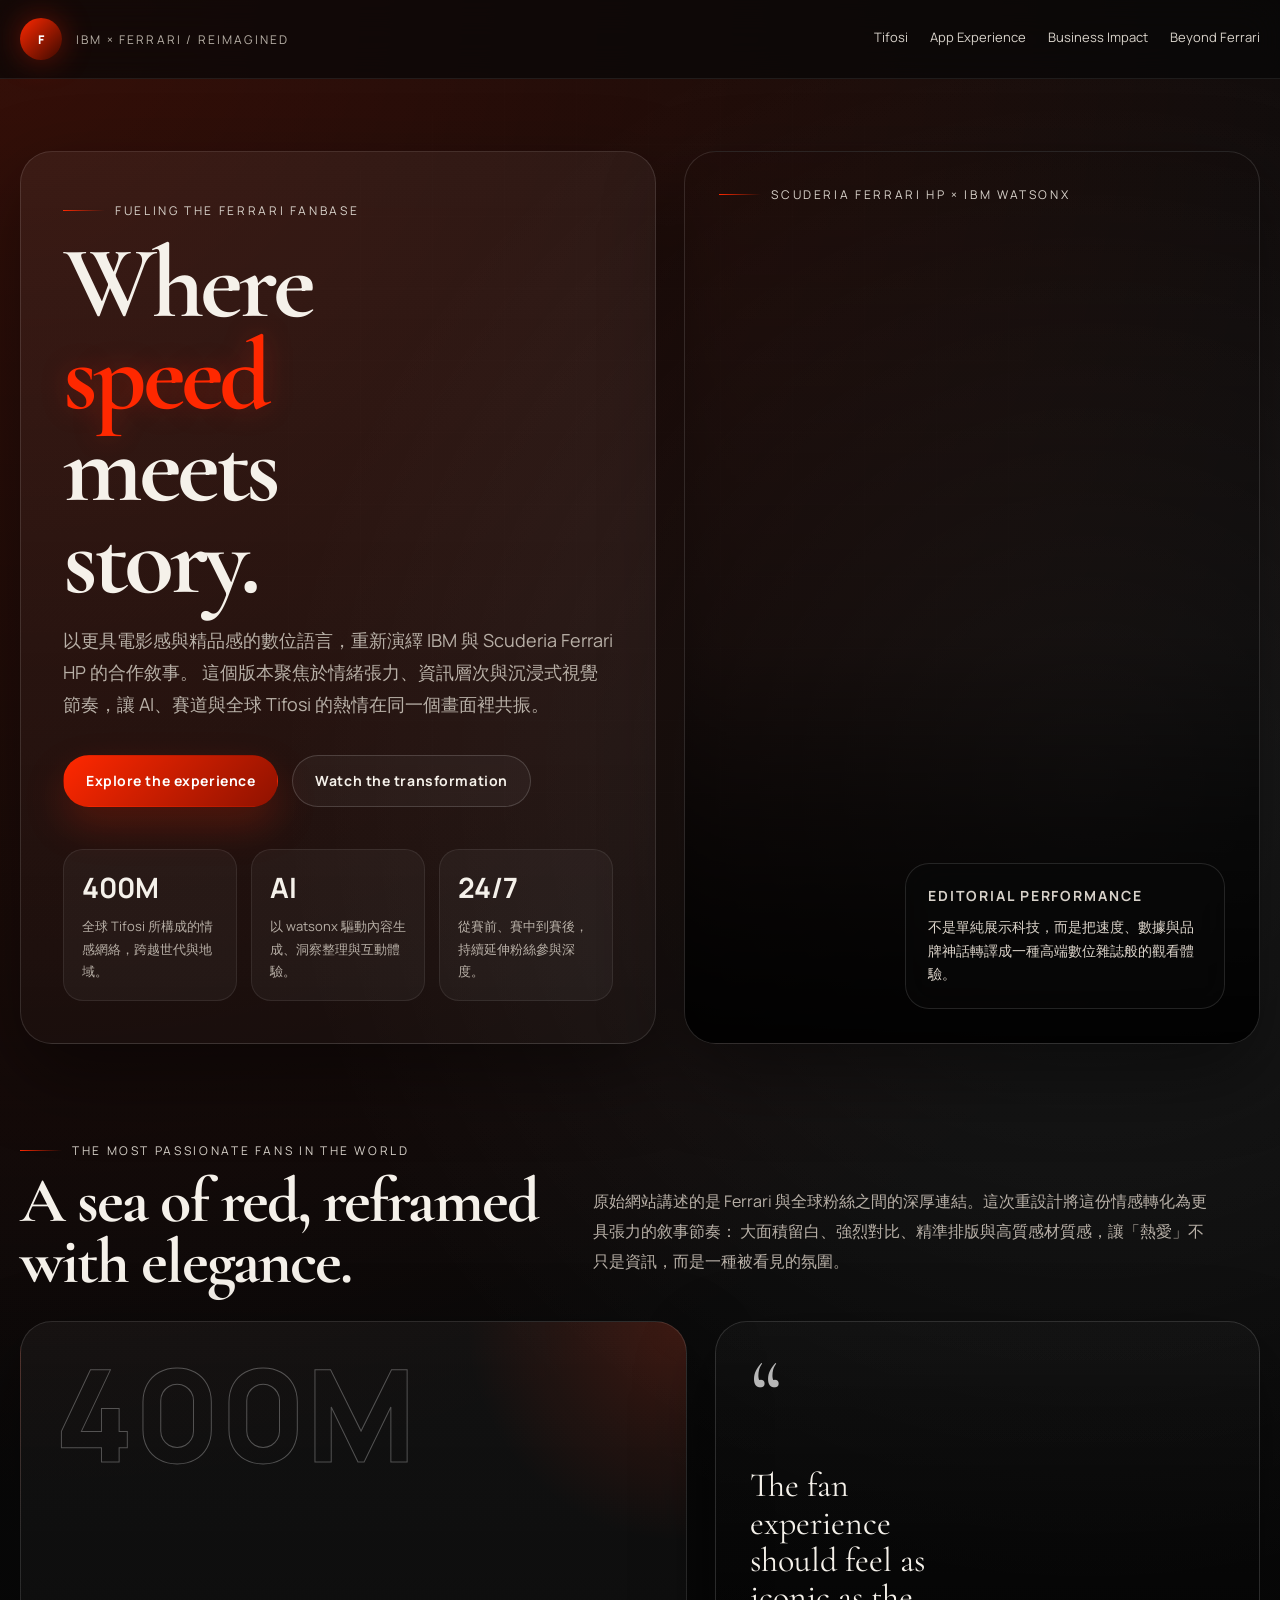
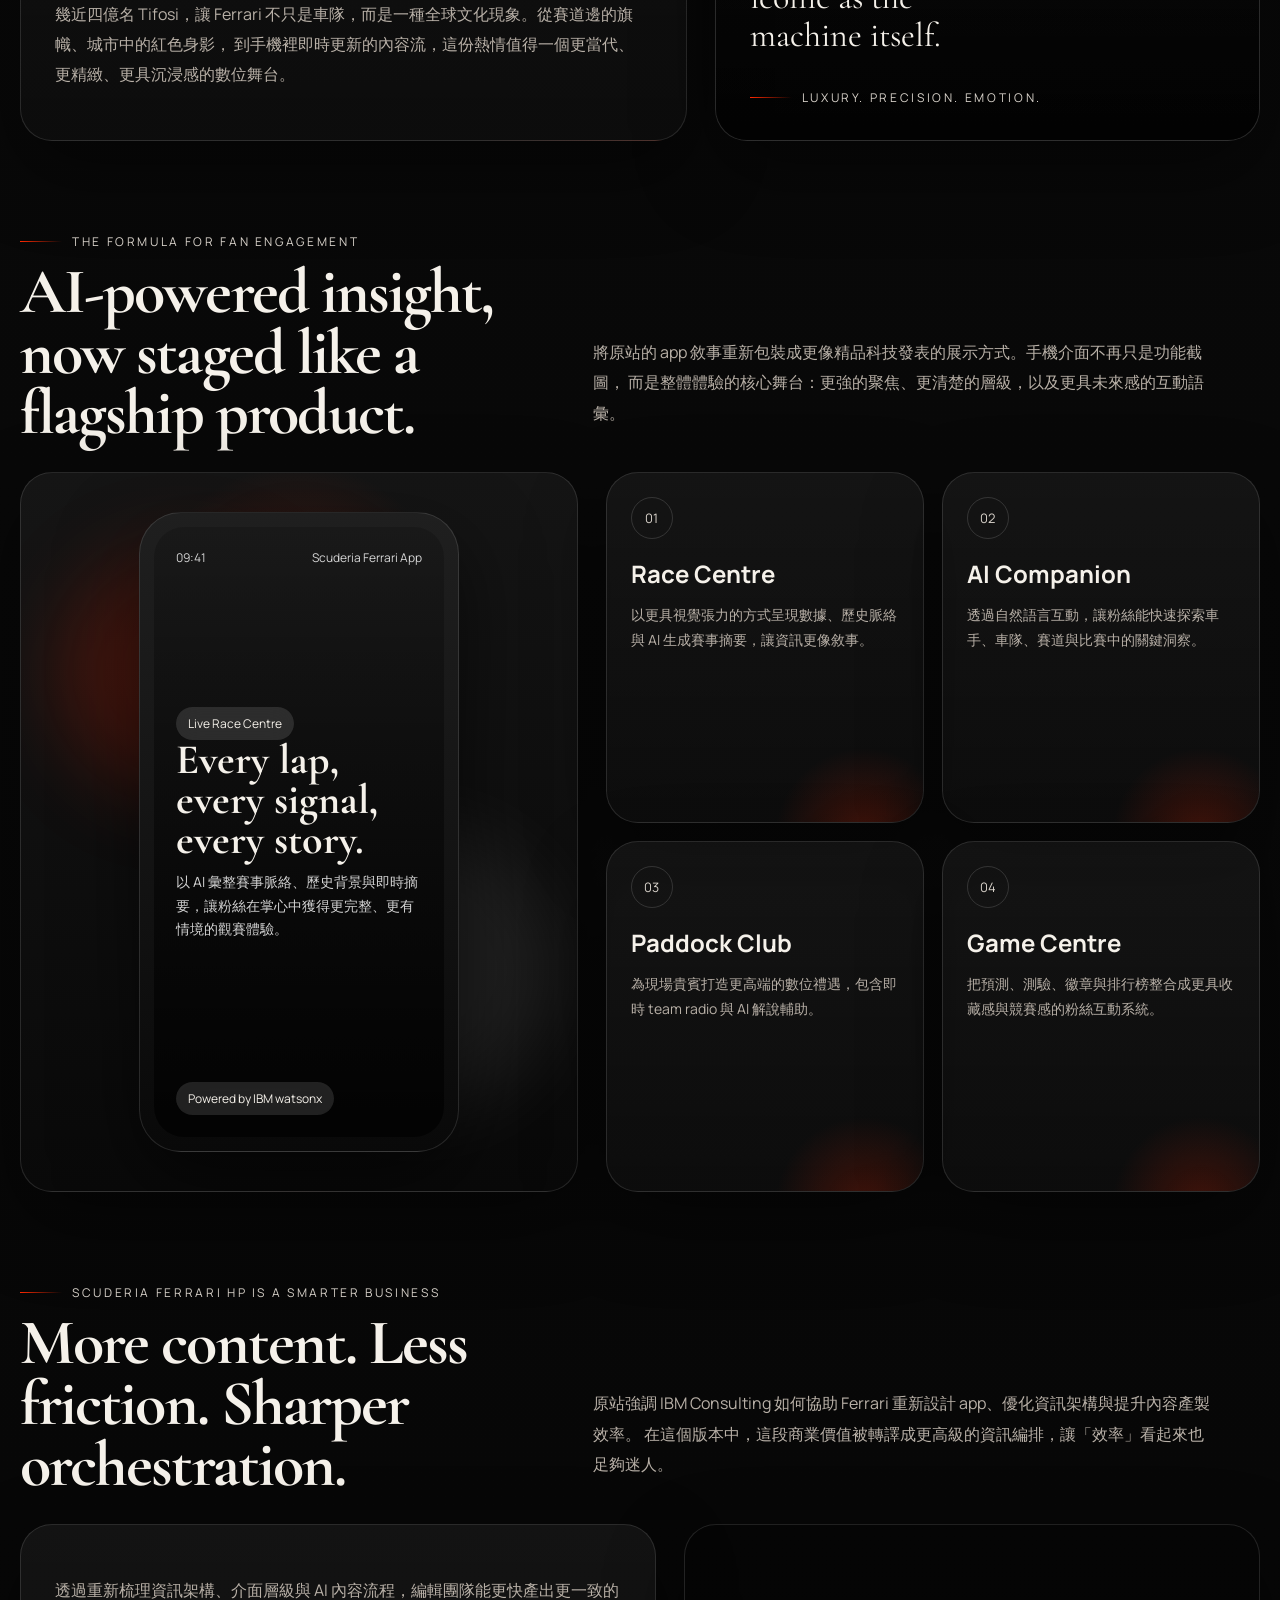
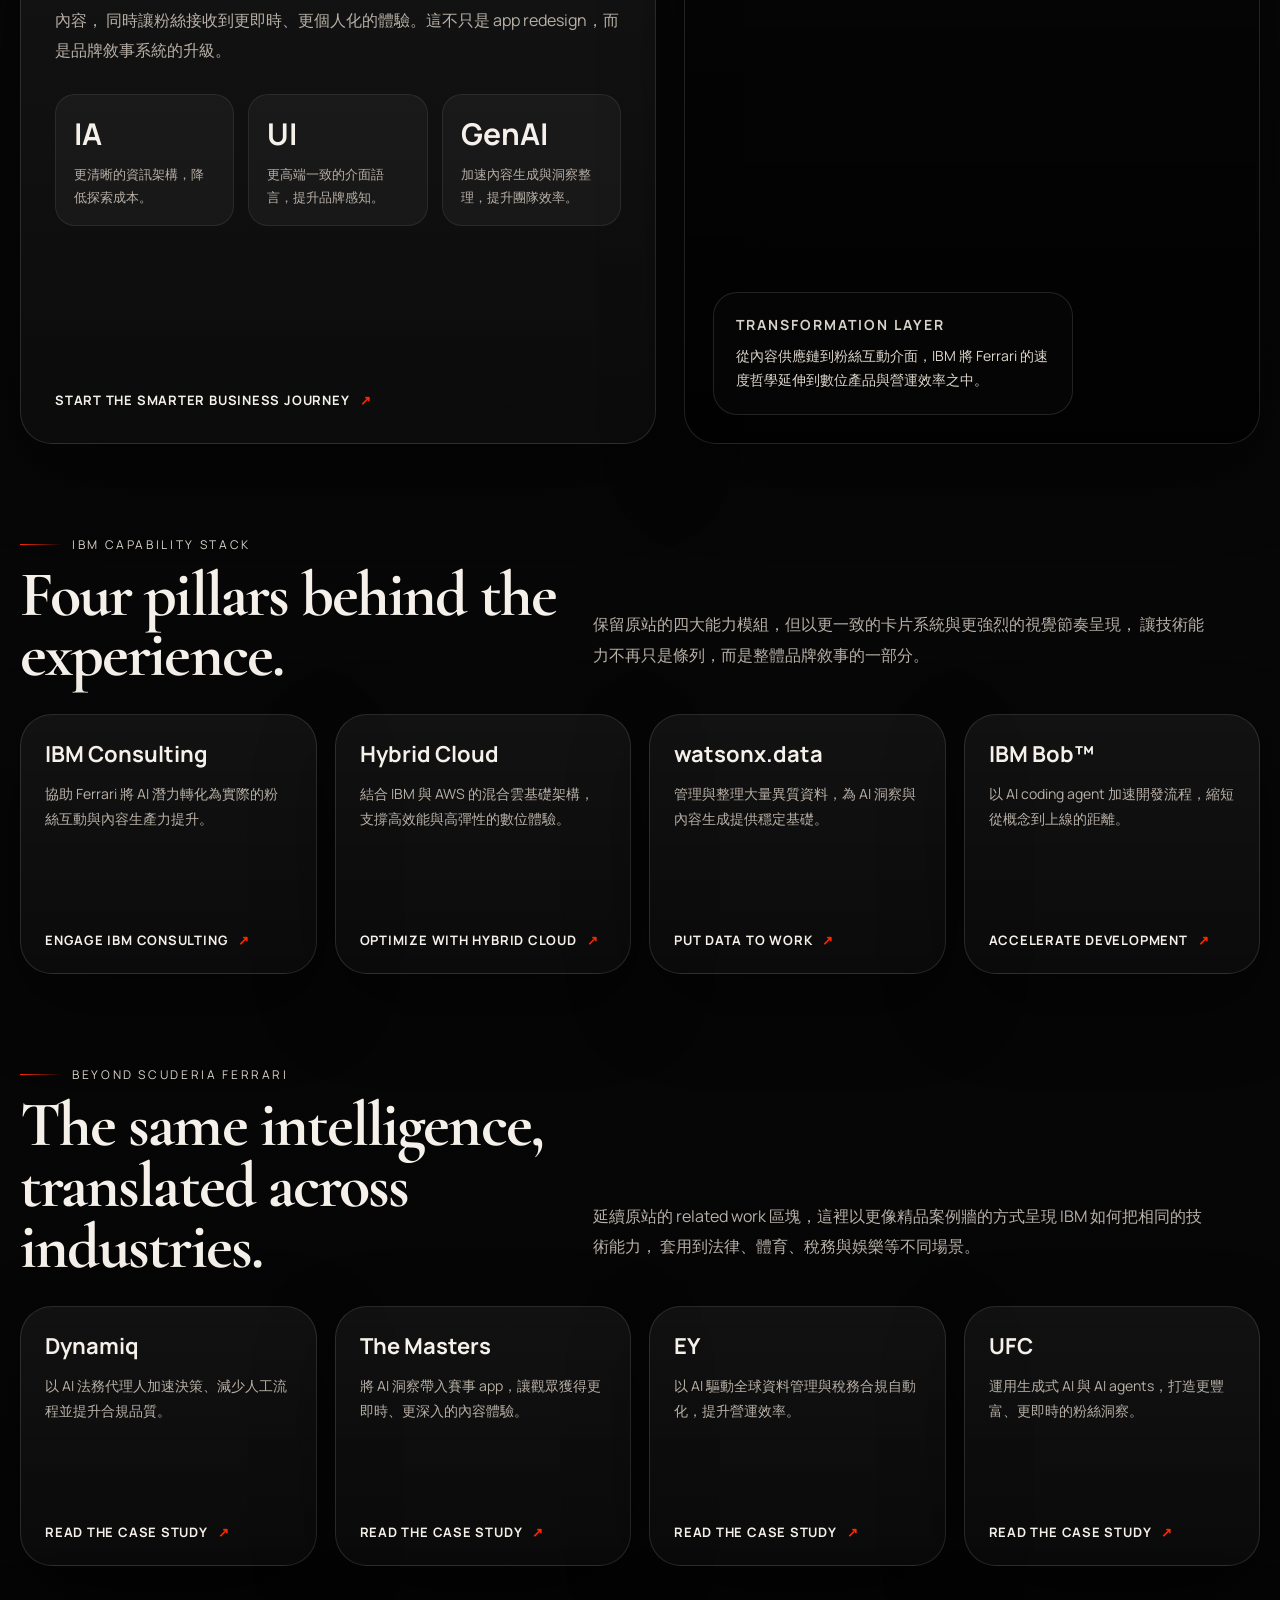
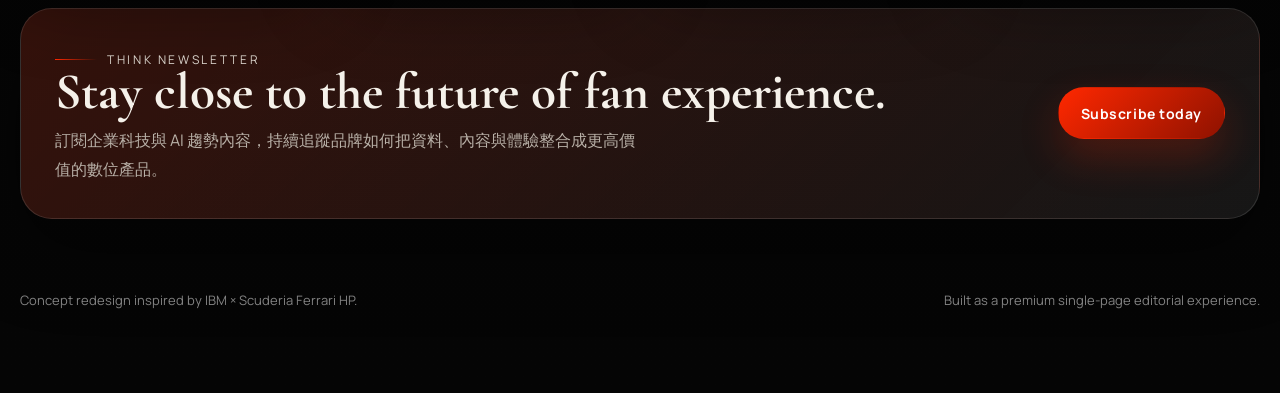
<file: skill-examples/index.html>
<!DOCTYPE html>
<html lang="zh-Hant">
<head>
  <meta charset="UTF-8" />
  <meta name="viewport" content="width=device-width, initial-scale=1.0" />
  <title>Ferrari x IBM — Reimagined Experience</title>
  <link rel="preconnect" href="https://fonts.googleapis.com" />
  <link rel="preconnect" href="https://fonts.gstatic.com" crossorigin />
  <link href="https://fonts.googleapis.com/css2?family=Cormorant+Garamond:wght@500;600;700&family=Manrope:wght@400;500;600;700;800&display=swap" rel="stylesheet" />
  <style>
    :root {
      --bg: #070707;
      --bg-soft: #111111;
      --panel: rgba(255, 255, 255, 0.06);
      --panel-strong: rgba(255, 255, 255, 0.1);
      --line: rgba(255, 255, 255, 0.12);
      --text: #f5f1ea;
      --muted: #b8b0a7;
      --red: #ff2800;
      --red-deep: #8f1200;
      --silver: #d8d2ca;
      --gold: #9f8a6a;
      --shadow: 0 30px 80px rgba(0, 0, 0, 0.45);
      --radius-xl: 32px;
      --radius-lg: 24px;
      --radius-md: 18px;
      --max: 1280px;
    }

    * {
      box-sizing: border-box;
    }

    html {
      scroll-behavior: smooth;
    }

    body {
      margin: 0;
      font-family: "Manrope", sans-serif;
      background:
        radial-gradient(circle at top left, rgba(255, 40, 0, 0.18), transparent 28%),
        radial-gradient(circle at 85% 15%, rgba(255, 255, 255, 0.08), transparent 18%),
        linear-gradient(180deg, #0a0a0a 0%, #050505 100%);
      color: var(--text);
      overflow-x: hidden;
    }

    body::before {
      content: "";
      position: fixed;
      inset: 0;
      pointer-events: none;
      background-image:
        linear-gradient(rgba(255,255,255,0.03) 1px, transparent 1px),
        linear-gradient(90deg, rgba(255,255,255,0.03) 1px, transparent 1px);
      background-size: 72px 72px;
      mask-image: radial-gradient(circle at center, black 35%, transparent 85%);
      opacity: 0.35;
    }

    a {
      color: inherit;
      text-decoration: none;
    }

    img {
      display: block;
      width: 100%;
      height: auto;
    }

    .shell {
      width: min(calc(100% - 40px), var(--max));
      margin: 0 auto;
    }

    .topbar {
      position: sticky;
      top: 0;
      z-index: 20;
      backdrop-filter: blur(18px);
      background: rgba(7, 7, 7, 0.72);
      border-bottom: 1px solid rgba(255,255,255,0.08);
    }

    .topbar-inner {
      width: min(calc(100% - 40px), var(--max));
      margin: 0 auto;
      min-height: 78px;
      display: flex;
      align-items: center;
      justify-content: space-between;
      gap: 24px;
    }

    .brand {
      display: flex;
      align-items: center;
      gap: 14px;
      letter-spacing: 0.18em;
      text-transform: uppercase;
      font-size: 12px;
      color: var(--muted);
    }

    .brand-mark {
      width: 42px;
      height: 42px;
      border-radius: 50%;
      display: grid;
      place-items: center;
      background: linear-gradient(135deg, var(--red), #3a0900);
      box-shadow: 0 0 30px rgba(255, 40, 0, 0.35);
      color: white;
      font-weight: 800;
      letter-spacing: 0;
    }

    .nav {
      display: flex;
      gap: 22px;
      font-size: 13px;
      color: var(--silver);
    }

    .nav a {
      position: relative;
      padding-bottom: 4px;
    }

    .nav a::after {
      content: "";
      position: absolute;
      left: 0;
      bottom: 0;
      width: 100%;
      height: 1px;
      background: linear-gradient(90deg, var(--red), transparent);
      transform: scaleX(0);
      transform-origin: left;
      transition: transform 0.3s ease;
    }

    .nav a:hover::after {
      transform: scaleX(1);
    }

    .hero {
      padding: 72px 0 48px;
    }

    .hero-grid {
      display: grid;
      grid-template-columns: 1.05fr 0.95fr;
      gap: 28px;
      align-items: stretch;
    }

    .hero-copy,
    .hero-visual {
      position: relative;
      border: 1px solid var(--line);
      border-radius: var(--radius-xl);
      overflow: hidden;
      background: linear-gradient(180deg, rgba(255,255,255,0.05), rgba(255,255,255,0.02));
      box-shadow: var(--shadow);
    }

    .hero-copy {
      padding: 42px;
      min-height: 680px;
      display: flex;
      flex-direction: column;
      justify-content: space-between;
    }

    .eyebrow {
      display: inline-flex;
      align-items: center;
      gap: 10px;
      font-size: 12px;
      letter-spacing: 0.22em;
      text-transform: uppercase;
      color: var(--silver);
    }

    .eyebrow::before {
      content: "";
      width: 42px;
      height: 1px;
      background: linear-gradient(90deg, var(--red), transparent);
    }

    .hero-title {
      margin: 18px 0 18px;
      font-family: "Cormorant Garamond", serif;
      font-size: clamp(4rem, 8vw, 7.4rem);
      line-height: 0.9;
      letter-spacing: -0.04em;
      max-width: 8ch;
    }

    .hero-title span {
      color: var(--red);
      text-shadow: 0 0 28px rgba(255, 40, 0, 0.28);
    }

    .hero-subtitle {
      max-width: 560px;
      font-size: 18px;
      line-height: 1.8;
      color: var(--muted);
    }

    .hero-actions {
      display: flex;
      flex-wrap: wrap;
      gap: 14px;
      margin-top: 34px;
    }

    .button {
      display: inline-flex;
      align-items: center;
      justify-content: center;
      min-height: 52px;
      padding: 0 22px;
      border-radius: 999px;
      border: 1px solid transparent;
      font-weight: 700;
      font-size: 14px;
      letter-spacing: 0.04em;
      transition: transform 0.25s ease, border-color 0.25s ease, background 0.25s ease;
    }

    .button:hover {
      transform: translateY(-2px);
    }

    .button-primary {
      background: linear-gradient(135deg, var(--red), #8f1200);
      color: white;
      box-shadow: 0 18px 40px rgba(255, 40, 0, 0.22);
    }

    .button-secondary {
      border-color: rgba(255,255,255,0.16);
      background: rgba(255,255,255,0.04);
      color: var(--text);
    }

    .hero-meta {
      display: grid;
      grid-template-columns: repeat(3, minmax(0, 1fr));
      gap: 14px;
      margin-top: 42px;
    }

    .meta-card {
      padding: 18px;
      border-radius: 20px;
      background: rgba(255,255,255,0.04);
      border: 1px solid rgba(255,255,255,0.08);
    }

    .meta-card strong {
      display: block;
      font-size: 28px;
      margin-bottom: 8px;
      color: var(--text);
    }

    .meta-card span {
      color: var(--muted);
      font-size: 13px;
      line-height: 1.6;
    }

    .hero-visual {
      min-height: 680px;
      background:
        linear-gradient(180deg, rgba(0,0,0,0.08), rgba(0,0,0,0.55)),
        url("https://www.ibm.com/content/dam/adobe-cms/default-images/250123_SFHP_F1_CLeclerc_Red_RS_TJ_06875.jpg/_jcr_content/renditions/cq5dam.web.1280.1280.jpeg") center/cover no-repeat;
    }

    .hero-visual::before {
      content: "";
      position: absolute;
      inset: auto 0 0 0;
      height: 45%;
      background: linear-gradient(180deg, transparent, rgba(0,0,0,0.82));
    }

    .hero-overlay {
      position: absolute;
      inset: 0;
      padding: 34px;
      display: flex;
      flex-direction: column;
      justify-content: space-between;
    }

    .floating-panel {
      align-self: flex-end;
      width: min(320px, 100%);
      padding: 22px;
      border-radius: 24px;
      background: rgba(10, 10, 10, 0.58);
      border: 1px solid rgba(255,255,255,0.12);
      backdrop-filter: blur(18px);
    }

    .floating-panel h3 {
      margin: 0 0 10px;
      font-size: 14px;
      letter-spacing: 0.14em;
      text-transform: uppercase;
      color: var(--silver);
    }

    .floating-panel p {
      margin: 0;
      color: #ddd5cb;
      line-height: 1.7;
      font-size: 14px;
    }

    .section {
      padding: 42px 0;
    }

    .section-head {
      display: grid;
      grid-template-columns: 0.9fr 1.1fr;
      gap: 28px;
      align-items: end;
      margin-bottom: 28px;
    }

    .section-title {
      margin: 12px 0 0;
      font-family: "Cormorant Garamond", serif;
      font-size: clamp(2.6rem, 5vw, 4.6rem);
      line-height: 0.95;
      letter-spacing: -0.03em;
    }

    .section-copy {
      color: var(--muted);
      line-height: 1.9;
      font-size: 16px;
      max-width: 62ch;
    }

    .story-grid {
      display: grid;
      grid-template-columns: 1.1fr 0.9fr;
      gap: 28px;
    }

    .story-card,
    .quote-card,
    .feature-card,
    .business-card,
    .capability-card,
    .case-card,
    .newsletter {
      border: 1px solid var(--line);
      border-radius: var(--radius-xl);
      background: linear-gradient(180deg, rgba(255,255,255,0.05), rgba(255,255,255,0.025));
      box-shadow: var(--shadow);
    }

    .story-card {
      padding: 34px;
      min-height: 420px;
      display: grid;
      align-content: space-between;
      background:
        linear-gradient(180deg, rgba(255,255,255,0.04), rgba(255,255,255,0.02)),
        radial-gradient(circle at top right, rgba(255,40,0,0.18), transparent 28%);
    }

    .story-number {
      font-size: clamp(4rem, 10vw, 8rem);
      font-weight: 800;
      line-height: 0.9;
      color: transparent;
      -webkit-text-stroke: 1px rgba(255,255,255,0.28);
    }

    .story-card p {
      max-width: 58ch;
      color: var(--muted);
      line-height: 1.9;
    }

    .quote-card {
      padding: 34px;
      display: flex;
      flex-direction: column;
      justify-content: space-between;
      min-height: 420px;
      background:
        linear-gradient(180deg, rgba(255,255,255,0.04), rgba(255,255,255,0.02)),
        url("https://assets.ibm.com/is/image/ibm/251017_sfhp_f1_r19_usa_ca_r1903608?ts=1777565290821&dpr=off") center/cover no-repeat;
      position: relative;
      overflow: hidden;
    }

    .quote-card::before {
      content: "";
      position: absolute;
      inset: 0;
      background: linear-gradient(180deg, rgba(0,0,0,0.18), rgba(0,0,0,0.82));
    }

    .quote-card > * {
      position: relative;
      z-index: 1;
    }

    .quote-mark {
      font-family: "Cormorant Garamond", serif;
      font-size: 96px;
      line-height: 0.8;
      color: rgba(255,255,255,0.7);
    }

    .quote-text {
      font-family: "Cormorant Garamond", serif;
      font-size: 34px;
      line-height: 1.1;
      max-width: 12ch;
    }

    .app-showcase {
      display: grid;
      grid-template-columns: 0.92fr 1.08fr;
      gap: 28px;
      align-items: stretch;
    }

    .phone-stage {
      position: relative;
      min-height: 720px;
      border-radius: var(--radius-xl);
      overflow: hidden;
      border: 1px solid var(--line);
      background:
        radial-gradient(circle at 50% 20%, rgba(255,40,0,0.22), transparent 24%),
        linear-gradient(180deg, #151515 0%, #090909 100%);
      box-shadow: var(--shadow);
      display: grid;
      place-items: center;
    }

    .phone-stage::before,
    .phone-stage::after {
      content: "";
      position: absolute;
      border-radius: 50%;
      filter: blur(40px);
    }

    .phone-stage::before {
      width: 240px;
      height: 240px;
      background: rgba(255, 40, 0, 0.22);
      top: 80px;
      left: 40px;
    }

    .phone-stage::after {
      width: 280px;
      height: 280px;
      background: rgba(255, 255, 255, 0.08);
      bottom: 80px;
      right: 20px;
    }

    .phone {
      position: relative;
      width: min(320px, 78%);
      aspect-ratio: 0.5;
      border-radius: 42px;
      padding: 14px;
      background: linear-gradient(180deg, #1f1f1f, #090909);
      border: 1px solid rgba(255,255,255,0.12);
      box-shadow: 0 30px 80px rgba(0,0,0,0.55);
      z-index: 1;
    }

    .phone-screen {
      height: 100%;
      border-radius: 30px;
      overflow: hidden;
      background:
        linear-gradient(180deg, rgba(0,0,0,0.18), rgba(0,0,0,0.72)),
        url("https://assets.ibm.com/is/image/ibm/ferrari-2026-mobile-app-screens?ts=1777565295397&dpr=off") center/cover no-repeat;
      display: flex;
      flex-direction: column;
      justify-content: space-between;
      padding: 22px;
    }

    .phone-top {
      display: flex;
      justify-content: space-between;
      align-items: center;
      font-size: 12px;
      color: rgba(255,255,255,0.82);
    }

    .phone-chip {
      display: inline-flex;
      align-items: center;
      gap: 8px;
      padding: 8px 12px;
      border-radius: 999px;
      background: rgba(255,255,255,0.12);
      backdrop-filter: blur(12px);
      font-size: 12px;
      width: fit-content;
    }

    .phone-main h3 {
      margin: 0 0 10px;
      font-family: "Cormorant Garamond", serif;
      font-size: 42px;
      line-height: 0.95;
    }

    .phone-main p {
      margin: 0;
      color: rgba(255,255,255,0.82);
      line-height: 1.7;
      font-size: 14px;
    }

    .feature-grid {
      display: grid;
      grid-template-columns: repeat(2, minmax(0, 1fr));
      gap: 18px;
    }

    .feature-card {
      padding: 24px;
      min-height: 220px;
      position: relative;
      overflow: hidden;
    }

    .feature-card::before {
      content: "";
      position: absolute;
      inset: auto -10% -30% auto;
      width: 180px;
      height: 180px;
      border-radius: 50%;
      background: radial-gradient(circle, rgba(255,40,0,0.22), transparent 70%);
    }

    .feature-index {
      display: inline-flex;
      align-items: center;
      justify-content: center;
      width: 42px;
      height: 42px;
      border-radius: 50%;
      border: 1px solid rgba(255,255,255,0.14);
      color: var(--silver);
      margin-bottom: 18px;
      font-size: 13px;
    }

    .feature-card h3 {
      margin: 0 0 12px;
      font-size: 24px;
    }

    .feature-card p {
      margin: 0;
      color: var(--muted);
      line-height: 1.8;
      font-size: 14px;
      max-width: 30ch;
    }

    .business-layout {
      display: grid;
      grid-template-columns: 1.05fr 0.95fr;
      gap: 28px;
    }

    .business-card {
      padding: 34px;
      min-height: 520px;
      display: flex;
      flex-direction: column;
      justify-content: space-between;
    }

    .business-card p {
      color: var(--muted);
      line-height: 1.9;
      max-width: 58ch;
    }

    .metric-row {
      display: grid;
      grid-template-columns: repeat(3, minmax(0, 1fr));
      gap: 14px;
      margin-top: 28px;
    }

    .metric {
      padding: 18px;
      border-radius: 20px;
      background: rgba(255,255,255,0.04);
      border: 1px solid rgba(255,255,255,0.08);
    }

    .metric strong {
      display: block;
      font-size: 30px;
      margin-bottom: 8px;
    }

    .metric span {
      color: var(--muted);
      font-size: 13px;
      line-height: 1.6;
    }

    .business-visual {
      min-height: 520px;
      border-radius: var(--radius-xl);
      overflow: hidden;
      border: 1px solid var(--line);
      background:
        linear-gradient(180deg, rgba(0,0,0,0.18), rgba(0,0,0,0.72)),
        url("https://assets.ibm.com/is/image/ibm/260306_sf26_r01_australia_ac_cat2647?ts=1777565293808&dpr=off") center/cover no-repeat;
      box-shadow: var(--shadow);
      position: relative;
      padding: 28px;
      display: flex;
      align-items: flex-end;
    }

    .business-visual .floating-panel {
      align-self: auto;
      width: min(360px, 100%);
    }

    .capability-grid,
    .case-grid {
      display: grid;
      grid-template-columns: repeat(4, minmax(0, 1fr));
      gap: 18px;
    }

    .capability-card,
    .case-card {
      padding: 24px;
      min-height: 260px;
      display: flex;
      flex-direction: column;
      justify-content: space-between;
    }

    .capability-card h3,
    .case-card h3 {
      margin: 0 0 12px;
      font-size: 22px;
    }

    .capability-card p,
    .case-card p {
      margin: 0;
      color: var(--muted);
      line-height: 1.8;
      font-size: 14px;
    }

    .card-link {
      margin-top: 22px;
      display: inline-flex;
      align-items: center;
      gap: 10px;
      color: var(--text);
      font-weight: 700;
      font-size: 13px;
      letter-spacing: 0.06em;
      text-transform: uppercase;
    }

    .card-link::after {
      content: "↗";
      color: var(--red);
    }

    .newsletter {
      padding: 34px;
      display: grid;
      grid-template-columns: 1fr auto;
      gap: 24px;
      align-items: center;
      margin: 42px 0 72px;
      background:
        linear-gradient(135deg, rgba(255,40,0,0.16), rgba(255,255,255,0.04)),
        rgba(255,255,255,0.03);
    }

    .newsletter h2 {
      margin: 0 0 10px;
      font-family: "Cormorant Garamond", serif;
      font-size: clamp(2.4rem, 4vw, 3.8rem);
      line-height: 0.95;
    }

    .newsletter p {
      margin: 0;
      color: var(--muted);
      line-height: 1.8;
      max-width: 58ch;
    }

    .footer {
      padding: 0 0 42px;
      color: rgba(255,255,255,0.5);
      font-size: 13px;
      display: flex;
      justify-content: space-between;
      gap: 16px;
      flex-wrap: wrap;
    }

    @media (max-width: 1100px) {
      .hero-grid,
      .section-head,
      .story-grid,
      .app-showcase,
      .business-layout,
      .newsletter {
        grid-template-columns: 1fr;
      }

      .capability-grid,
      .case-grid {
        grid-template-columns: repeat(2, minmax(0, 1fr));
      }

      .hero-copy,
      .hero-visual,
      .phone-stage,
      .business-card,
      .business-visual {
        min-height: auto;
      }
    }

    @media (max-width: 760px) {
      .topbar-inner {
        min-height: 72px;
      }

      .nav {
        display: none;
      }

      .hero-copy,
      .story-card,
      .quote-card,
      .business-card,
      .newsletter {
        padding: 24px;
      }

      .hero-meta,
      .metric-row,
      .feature-grid,
      .capability-grid,
      .case-grid {
        grid-template-columns: 1fr;
      }

      .hero {
        padding-top: 36px;
      }

      .hero-title {
        max-width: none;
      }

      .quote-text {
        max-width: none;
        font-size: 28px;
      }

      .phone {
        width: min(300px, 84%);
      }
    }
  </style>
</head>
<body>
  <header class="topbar">
    <div class="topbar-inner">
      <a class="brand" href="#top">
        <span class="brand-mark">F</span>
        <span>IBM × Ferrari / Reimagined</span>
      </a>
      <nav class="nav">
        <a href="#story">Tifosi</a>
        <a href="#app">App Experience</a>
        <a href="#business">Business Impact</a>
        <a href="#beyond">Beyond Ferrari</a>
      </nav>
    </div>
  </header>

  <main id="top">
    <section class="hero">
      <div class="shell hero-grid">
        <div class="hero-copy">
          <div>
            <div class="eyebrow">Fueling the Ferrari Fanbase</div>
            <h1 class="hero-title">Where <span>speed</span> meets story.</h1>
            <p class="hero-subtitle">
              以更具電影感與精品感的數位語言，重新演繹 IBM 與 Scuderia Ferrari HP 的合作敘事。
              這個版本聚焦於情緒張力、資訊層次與沉浸式視覺節奏，讓 AI、賽道與全球 Tifosi 的熱情在同一個畫面裡共振。
            </p>
            <div class="hero-actions">
              <a class="button button-primary" href="#app">Explore the experience</a>
              <a class="button button-secondary" href="#business">Watch the transformation</a>
            </div>
          </div>

          <div class="hero-meta">
            <div class="meta-card">
              <strong>400M</strong>
              <span>全球 Tifosi 所構成的情感網絡，跨越世代與地域。</span>
            </div>
            <div class="meta-card">
              <strong>AI</strong>
              <span>以 watsonx 驅動內容生成、洞察整理與互動體驗。</span>
            </div>
            <div class="meta-card">
              <strong>24/7</strong>
              <span>從賽前、賽中到賽後，持續延伸粉絲參與深度。</span>
            </div>
          </div>
        </div>

        <div class="hero-visual">
          <div class="hero-overlay">
            <div class="eyebrow">Scuderia Ferrari HP × IBM watsonx</div>
            <div class="floating-panel">
              <h3>Editorial Performance</h3>
              <p>
                不是單純展示科技，而是把速度、數據與品牌神話轉譯成一種高端數位雜誌般的觀看體驗。
              </p>
            </div>
          </div>
        </div>
      </div>
    </section>

    <section class="section" id="story">
      <div class="shell">
        <div class="section-head">
          <div>
            <div class="eyebrow">The Most Passionate Fans in the World</div>
            <h2 class="section-title">A sea of red, reframed with elegance.</h2>
          </div>
          <p class="section-copy">
            原始網站講述的是 Ferrari 與全球粉絲之間的深厚連結。這次重設計將這份情感轉化為更具張力的敘事節奏：
            大面積留白、強烈對比、精準排版與高質感材質感，讓「熱愛」不只是資訊，而是一種被看見的氛圍。
          </p>
        </div>

        <div class="story-grid">
          <article class="story-card">
            <div class="story-number">400M</div>
            <p>
              幾近四億名 Tifosi，讓 Ferrari 不只是車隊，而是一種全球文化現象。從賽道邊的旗幟、城市中的紅色身影，
              到手機裡即時更新的內容流，這份熱情值得一個更當代、更精緻、更具沉浸感的數位舞台。
            </p>
          </article>

          <aside class="quote-card">
            <div class="quote-mark">“</div>
            <div class="quote-text">The fan experience should feel as iconic as the machine itself.</div>
            <div class="eyebrow">Luxury. Precision. Emotion.</div>
          </aside>
        </div>
      </div>
    </section>

    <section class="section" id="app">
      <div class="shell">
        <div class="section-head">
          <div>
            <div class="eyebrow">The Formula for Fan Engagement</div>
            <h2 class="section-title">AI-powered insight, now staged like a flagship product.</h2>
          </div>
          <p class="section-copy">
            將原站的 app 敘事重新包裝成更像精品科技發表的展示方式。手機介面不再只是功能截圖，
            而是整體體驗的核心舞台：更強的聚焦、更清楚的層級，以及更具未來感的互動語彙。
          </p>
        </div>

        <div class="app-showcase">
          <div class="phone-stage">
            <div class="phone">
              <div class="phone-screen">
                <div class="phone-top">
                  <span>09:41</span>
                  <span>Scuderia Ferrari App</span>
                </div>
                <div class="phone-main">
                  <div class="phone-chip">Live Race Centre</div>
                  <h3>Every lap, every signal, every story.</h3>
                  <p>
                    以 AI 彙整賽事脈絡、歷史背景與即時摘要，讓粉絲在掌心中獲得更完整、更有情境的觀賽體驗。
                  </p>
                </div>
                <div class="phone-chip">Powered by IBM watsonx</div>
              </div>
            </div>
          </div>

          <div class="feature-grid">
            <article class="feature-card">
              <div class="feature-index">01</div>
              <h3>Race Centre</h3>
              <p>以更具視覺張力的方式呈現數據、歷史脈絡與 AI 生成賽事摘要，讓資訊更像敘事。</p>
            </article>
            <article class="feature-card">
              <div class="feature-index">02</div>
              <h3>AI Companion</h3>
              <p>透過自然語言互動，讓粉絲能快速探索車手、車隊、賽道與比賽中的關鍵洞察。</p>
            </article>
            <article class="feature-card">
              <div class="feature-index">03</div>
              <h3>Paddock Club</h3>
              <p>為現場貴賓打造更高端的數位禮遇，包含即時 team radio 與 AI 解說輔助。</p>
            </article>
            <article class="feature-card">
              <div class="feature-index">04</div>
              <h3>Game Centre</h3>
              <p>把預測、測驗、徽章與排行榜整合成更具收藏感與競賽感的粉絲互動系統。</p>
            </article>
          </div>
        </div>
      </div>
    </section>

    <section class="section" id="business">
      <div class="shell">
        <div class="section-head">
          <div>
            <div class="eyebrow">Scuderia Ferrari HP is a smarter business</div>
            <h2 class="section-title">More content. Less friction. Sharper orchestration.</h2>
          </div>
          <p class="section-copy">
            原站強調 IBM Consulting 如何協助 Ferrari 重新設計 app、優化資訊架構與提升內容產製效率。
            在這個版本中，這段商業價值被轉譯成更高級的資訊編排，讓「效率」看起來也足夠迷人。
          </p>
        </div>

        <div class="business-layout">
          <article class="business-card">
            <div>
              <p>
                透過重新梳理資訊架構、介面層級與 AI 內容流程，編輯團隊能更快產出更一致的內容，
                同時讓粉絲接收到更即時、更個人化的體驗。這不只是 app redesign，而是品牌敘事系統的升級。
              </p>
              <div class="metric-row">
                <div class="metric">
                  <strong>IA</strong>
                  <span>更清晰的資訊架構，降低探索成本。</span>
                </div>
                <div class="metric">
                  <strong>UI</strong>
                  <span>更高端一致的介面語言，提升品牌感知。</span>
                </div>
                <div class="metric">
                  <strong>GenAI</strong>
                  <span>加速內容生成與洞察整理，提升團隊效率。</span>
                </div>
              </div>
            </div>
            <a class="card-link" href="#capabilities">Start the smarter business journey</a>
          </article>

          <div class="business-visual">
            <div class="floating-panel">
              <h3>Transformation Layer</h3>
              <p>
                從內容供應鏈到粉絲互動介面，IBM 將 Ferrari 的速度哲學延伸到數位產品與營運效率之中。
              </p>
            </div>
          </div>
        </div>
      </div>
    </section>

    <section class="section" id="capabilities">
      <div class="shell">
        <div class="section-head">
          <div>
            <div class="eyebrow">IBM Capability Stack</div>
            <h2 class="section-title">Four pillars behind the experience.</h2>
          </div>
          <p class="section-copy">
            保留原站的四大能力模組，但以更一致的卡片系統與更強烈的視覺節奏呈現，
            讓技術能力不再只是條列，而是整體品牌敘事的一部分。
          </p>
        </div>

        <div class="capability-grid">
          <article class="capability-card">
            <div>
              <h3>IBM Consulting</h3>
              <p>協助 Ferrari 將 AI 潛力轉化為實際的粉絲互動與內容生產力提升。</p>
            </div>
            <a class="card-link" href="#">Engage IBM Consulting</a>
          </article>
          <article class="capability-card">
            <div>
              <h3>Hybrid Cloud</h3>
              <p>結合 IBM 與 AWS 的混合雲基礎架構，支撐高效能與高彈性的數位體驗。</p>
            </div>
            <a class="card-link" href="#">Optimize with hybrid cloud</a>
          </article>
          <article class="capability-card">
            <div>
              <h3>watsonx.data</h3>
              <p>管理與整理大量異質資料，為 AI 洞察與內容生成提供穩定基礎。</p>
            </div>
            <a class="card-link" href="#">Put data to work</a>
          </article>
          <article class="capability-card">
            <div>
              <h3>IBM Bob™</h3>
              <p>以 AI coding agent 加速開發流程，縮短從概念到上線的距離。</p>
            </div>
            <a class="card-link" href="#">Accelerate development</a>
          </article>
        </div>
      </div>
    </section>

    <section class="section" id="beyond">
      <div class="shell">
        <div class="section-head">
          <div>
            <div class="eyebrow">Beyond Scuderia Ferrari</div>
            <h2 class="section-title">The same intelligence, translated across industries.</h2>
          </div>
          <p class="section-copy">
            延續原站的 related work 區塊，這裡以更像精品案例牆的方式呈現 IBM 如何把相同的技術能力，
            套用到法律、體育、稅務與娛樂等不同場景。
          </p>
        </div>

        <div class="case-grid">
          <article class="case-card">
            <div>
              <h3>Dynamiq</h3>
              <p>以 AI 法務代理人加速決策、減少人工流程並提升合規品質。</p>
            </div>
            <a class="card-link" href="#">Read the case study</a>
          </article>
          <article class="case-card">
            <div>
              <h3>The Masters</h3>
              <p>將 AI 洞察帶入賽事 app，讓觀眾獲得更即時、更深入的內容體驗。</p>
            </div>
            <a class="card-link" href="#">Read the case study</a>
          </article>
          <article class="case-card">
            <div>
              <h3>EY</h3>
              <p>以 AI 驅動全球資料管理與稅務合規自動化，提升營運效率。</p>
            </div>
            <a class="card-link" href="#">Read the case study</a>
          </article>
          <article class="case-card">
            <div>
              <h3>UFC</h3>
              <p>運用生成式 AI 與 AI agents，打造更豐富、更即時的粉絲洞察。</p>
            </div>
            <a class="card-link" href="#">Read the case study</a>
          </article>
        </div>

        <div class="newsletter">
          <div>
            <div class="eyebrow">Think newsletter</div>
            <h2>Stay close to the future of fan experience.</h2>
            <p>
              訂閱企業科技與 AI 趨勢內容，持續追蹤品牌如何把資料、內容與體驗整合成更高價值的數位產品。
            </p>
          </div>
          <a class="button button-primary" href="#">Subscribe today</a>
        </div>

        <footer class="footer">
          <span>Concept redesign inspired by IBM × Scuderia Ferrari HP.</span>
          <span>Built as a premium single-page editorial experience.</span>
        </footer>
      </div>
    </section>
  </main>
</body>
</html>
</file>
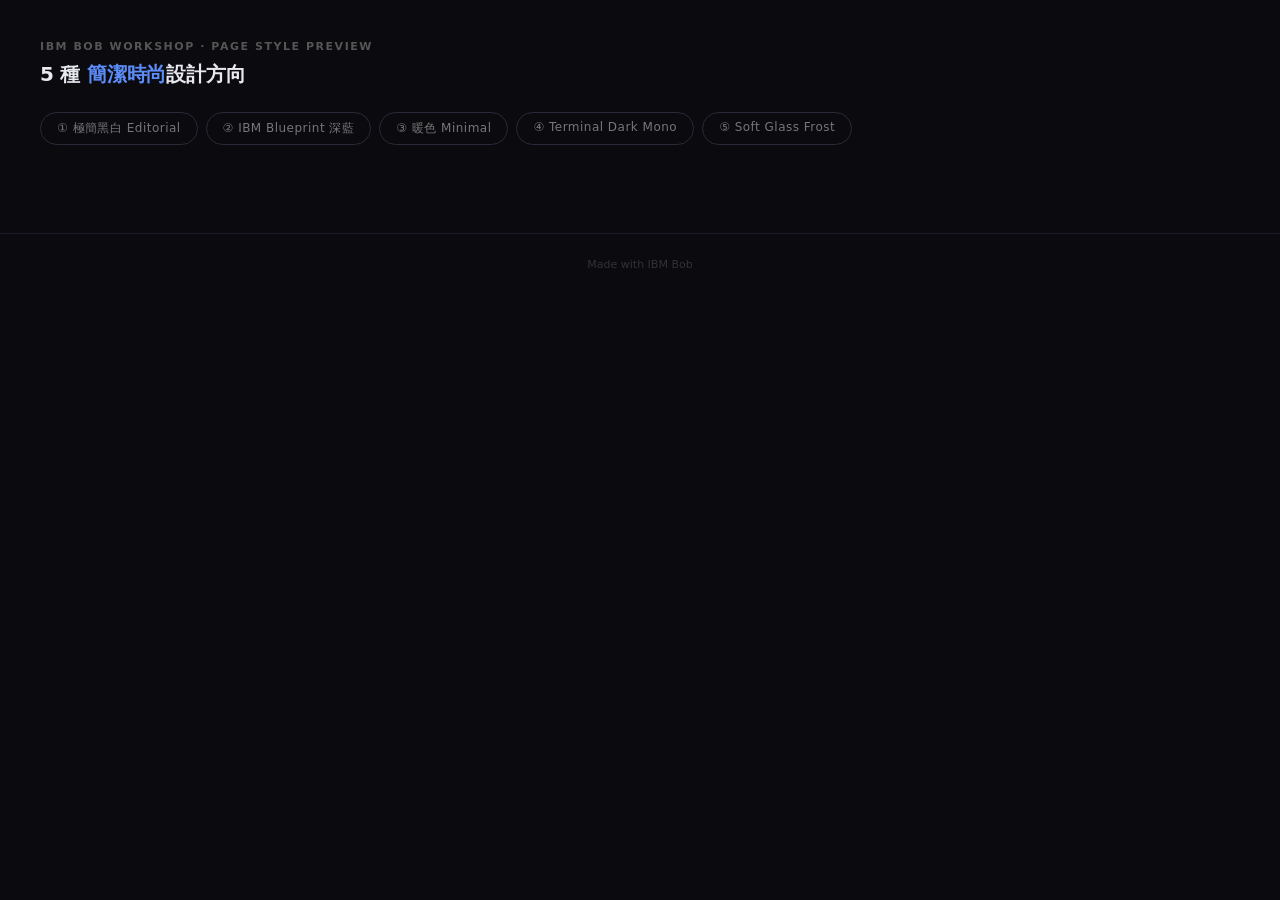
<file: style-previews.html>
<html lang="zh-TW">
<head>
<meta charset="UTF-8" />
<meta name="viewport" content="width=device-width, initial-scale=1.0" />
<title>IBM Bob Workshop — 5 Style Previews</title>
<style>
*, *::before, *::after { box-sizing: border-box; margin: 0; padding: 0; }

body {
  font-family: -apple-system, "Segoe UI", system-ui, sans-serif;
  background: #0a0a0f;
  color: #e8e8f0;
  min-height: 100vh;
}

/* hide radios */
input[type=radio] { position: absolute; opacity: 0; pointer-events: none; }

/* ─── page header ─── */
.page-header {
  padding: 40px 40px 24px;
  max-width: 1300px;
  margin: 0 auto;
}
.page-header h1 {
  font-size: 11px;
  letter-spacing: .14em;
  text-transform: uppercase;
  color: #555;
  margin-bottom: 8px;
}
.page-header p {
  font-size: 20px;
  font-weight: 600;
  color: #e8e8f0;
  letter-spacing: -.01em;
}
.page-header span { color: #5b8cf7; }

/* ─── pill nav via label ─── */
.style-nav {
  display: flex;
  gap: 8px;
  padding: 0 40px 28px;
  max-width: 1300px;
  margin: 0 auto;
  flex-wrap: wrap;
}
.style-nav label {
  padding: 7px 16px;
  border-radius: 99px;
  border: 1px solid #2a2a38;
  background: transparent;
  color: #777;
  font-size: 12px;
  letter-spacing: .04em;
  cursor: pointer;
  transition: background .15s, color .15s, border-color .15s;
  user-select: none;
}
body:has(#s1:checked) .style-nav label[for=s1],
body:has(#s2:checked) .style-nav label[for=s2],
body:has(#s3:checked) .style-nav label[for=s3],
body:has(#s4:checked) .style-nav label[for=s4],
body:has(#s5:checked) .style-nav label[for=s5] {
  background: #5b8cf7;
  border-color: #5b8cf7;
  color: #fff;
}

/* ─── preview area ─── */
.preview-area {
  max-width: 1300px;
  margin: 0 auto;
  padding: 0 40px 60px;
}

/* all panels hidden by default */
.style-panel { display: none; }

body:has(#s1:checked) #p1,
body:has(#s2:checked) #p2,
body:has(#s3:checked) #p3,
body:has(#s4:checked) #p4,
body:has(#s5:checked) #p5 { display: block; }

.preview-meta {
  display: flex;
  align-items: baseline;
  gap: 16px;
  margin-bottom: 18px;
}
.preview-meta h2 { font-size: 15px; font-weight: 700; color: #e8e8f0; }
.preview-meta p  { font-size: 12px; color: #555; letter-spacing: .04em; }

/* browser chrome */
.browser-frame {
  border-radius: 10px;
  overflow: hidden;
  border: 1px solid #1e1e2e;
  box-shadow: 0 20px 60px rgba(0,0,0,.55);
}
.browser-bar {
  background: #161622;
  padding: 9px 14px;
  display: flex;
  align-items: center;
  gap: 10px;
  border-bottom: 1px solid #1e1e2e;
}
.browser-dots { display:flex; gap:5px; }
.browser-dots span { width:9px; height:9px; border-radius:50%; background:#2d2d40; }
.browser-url {
  flex: 1;
  background: #0f0f1a;
  border-radius: 4px;
  padding: 3px 10px;
  font-size: 11px;
  color: #444;
  font-family: monospace;
}
.page-preview {
  background: #fff;
  height: 460px;
  overflow: hidden;
  position: relative;
}

/* desc cards */
.desc-grid {
  display: grid;
  grid-template-columns: repeat(auto-fit, minmax(180px, 1fr));
  gap: 10px;
  margin-top: 18px;
}
.desc-card {
  background: #111118;
  border: 1px solid #1e1e2e;
  border-radius: 8px;
  padding: 14px 16px;
}
.desc-card h4 { font-size: 10px; letter-spacing: .08em; text-transform: uppercase; color: #5b8cf7; margin-bottom: 5px; }
.desc-card p  { font-size: 12px; color: #777; line-height: 1.6; }

/* ═══════════════════════════════════
   STYLE 1 — Monochrome Editorial
═══════════════════════════════════ */
.s1 { font-family: -apple-system,system-ui,sans-serif; background:#fafaf8; height:100%; display:grid; grid-template-columns:220px 1fr; }
.s1-sb { background:#111; padding:28px 20px; display:flex; flex-direction:column; }
.s1-logo { font-size:10px; letter-spacing:.14em; color:#555; text-transform:uppercase; margin-bottom:28px; }
.s1-logo strong { color:#fff; display:block; font-size:14px; letter-spacing:-.01em; margin-bottom:2px; }
.s1-ni { padding:8px 0; font-size:12px; color:#3a3a3a; border-bottom:1px solid #1c1c1c; display:flex; align-items:center; gap:8px; }
.s1-ni.a { color:#fff; }
.s1-dot { width:4px; height:4px; border-radius:50%; background:#3a3a3a; flex-shrink:0; }
.s1-ni.a .s1-dot { background:#e8ff60; }
.s1-main { padding:32px 36px; overflow:hidden; }
.s1-bc { font-size:10px; color:#999; letter-spacing:.08em; text-transform:uppercase; margin-bottom:20px; }
.s1-h1 { font-size:22px; font-weight:700; color:#111; letter-spacing:-.03em; margin-bottom:4px; }
.s1-sub { font-size:12px; color:#666; margin-bottom:24px; }
.s1-tabs { display:flex; margin-bottom:24px; border-bottom:1px solid #ddd; }
.s1-tab { padding:7px 18px; font-size:12px; color:#999; }
.s1-tab.a { color:#111; font-weight:600; border-bottom:2px solid #111; margin-bottom:-1px; }
.s1-cards { display:grid; grid-template-columns:1fr 1fr; gap:10px; }
.s1-card { border:1px solid #e5e5e5; border-radius:6px; padding:14px; background:#fff; }
.s1-card.ac { border-left:3px solid #e8ff60; }
.s1-cl { font-size:10px; letter-spacing:.1em; text-transform:uppercase; color:#999; margin-bottom:4px; }
.s1-ct { font-size:12px; font-weight:600; color:#111; margin-bottom:3px; }
.s1-cs { font-size:11px; color:#666; }

/* ═══════════════════════════════════
   STYLE 2 — IBM Blueprint
═══════════════════════════════════ */
.s2 { font-family:-apple-system,system-ui,sans-serif; background:#051328; height:100%; display:flex; flex-direction:column; }
.s2-top { background:#0a1f3e; border-bottom:1px solid #0f3060; padding:0 28px; display:flex; align-items:stretch; height:44px; }
.s2-brand { display:flex; align-items:center; gap:9px; margin-right:28px; border-right:1px solid #0f3060; padding-right:20px; }
.s2-box { width:26px; height:26px; background:#0062ff; border-radius:3px; display:flex; align-items:center; justify-content:center; font-size:11px; font-weight:700; color:#fff; }
.s2-bn { font-size:12px; font-weight:600; color:#c0d8ff; }
.s2-nav { display:flex; align-items:stretch; }
.s2-ni { padding:0 14px; font-size:12px; color:#4a7ab5; display:flex; align-items:center; border-bottom:2px solid transparent; }
.s2-ni.a { color:#79b8ff; border-bottom-color:#0062ff; }
.s2-hero { background:linear-gradient(135deg,#0a1f3e 0%,#051328 60%); padding:28px 28px 20px; border-bottom:1px solid #0f3060; display:flex; align-items:flex-end; justify-content:space-between; }
.s2-h1 { font-size:20px; font-weight:700; color:#e8f4ff; letter-spacing:-.02em; }
.s2-h1 span { color:#0062ff; }
.s2-hsub { font-size:12px; color:#4a7ab5; margin-top:5px; }
.s2-badge { background:#0f3060; border:1px solid #1a4a80; border-radius:20px; padding:3px 10px; font-size:10px; color:#79b8ff; }
.s2-tiles { padding:20px 28px; display:grid; grid-template-columns:repeat(3,1fr); gap:10px; }
.s2-tile { background:#0a1f3e; border:1px solid #0f3060; border-radius:6px; padding:14px; position:relative; overflow:hidden; }
.s2-tile::before { content:''; position:absolute; top:0;left:0;right:0; height:2px; background:#0062ff; }
.s2-tile.t2::before { background:#00a896; }
.s2-tile.t3::before { background:#7c3aed; }
.s2-tn { font-size:20px; font-weight:700; color:#0062ff; font-family:monospace; }
.s2-tile.t2 .s2-tn { color:#00a896; }
.s2-tile.t3 .s2-tn { color:#a78bfa; }
.s2-tlb { font-size:10px; color:#4a7ab5; margin-top:2px; letter-spacing:.04em; }
.s2-tt { font-size:12px; font-weight:600; color:#c0d8ff; margin-top:8px; }
.s2-ts { font-size:11px; color:#4a7ab5; padding:3px 0; border-bottom:1px solid #0f3060; }
.s2-ts:last-child { border:none; }

/* ═══════════════════════════════════
   STYLE 3 — Warm Minimal
═══════════════════════════════════ */
.s3 { font-family:-apple-system,system-ui,sans-serif; background:#f5f2ee; height:100%; display:flex; flex-direction:column; }
.s3-hd { background:#fff; border-bottom:1px solid #e8e2da; padding:18px 36px; display:flex; align-items:center; justify-content:space-between; }
.s3-lg { font-size:13px; font-weight:700; color:#2c2825; }
.s3-lg span { color:#c85a1e; }
.s3-nav { display:flex; gap:22px; }
.s3-ni { font-size:12px; color:#8a7e75; }
.s3-ni.a { color:#2c2825; font-weight:600; border-bottom:2px solid #c85a1e; padding-bottom:2px; }
.s3-body { padding:36px; flex:1; }
.s3-ey { font-size:10px; letter-spacing:.1em; text-transform:uppercase; color:#c85a1e; font-weight:600; margin-bottom:7px; }
.s3-h1 { font-size:26px; font-weight:700; color:#2c2825; letter-spacing:-.03em; line-height:1.2; margin-bottom:7px; }
.s3-desc { font-size:12px; color:#8a7e75; margin-bottom:28px; }
.s3-steps { display:flex; flex-direction:column; gap:0; }
.s3-row { display:flex; gap:14px; align-items:flex-start; }
.s3-num { width:26px; height:26px; background:#2c2825; color:#f5f2ee; border-radius:50%; display:flex; align-items:center; justify-content:center; font-size:11px; font-weight:700; flex-shrink:0; margin-top:1px; }
.s3-num.d { background:#c85a1e; }
.s3-ttl { font-size:13px; font-weight:600; color:#2c2825; }
.s3-sub { font-size:11px; color:#8a7e75; }
.s3-div { width:1px; height:14px; background:#d9d2c9; margin-left:12px; }

/* ═══════════════════════════════════
   STYLE 4 — Terminal Dark Mono
═══════════════════════════════════ */
.s4 { font-family:'IBM Plex Mono','Menlo',monospace; background:#0d1117; height:100%; display:flex; flex-direction:column; color:#c9d1d9; }
.s4-top { display:flex; align-items:center; padding:0 20px; height:40px; border-bottom:1px solid #21262d; gap:12px; }
.s4-pr { color:#3fb950; font-size:11px; }
.s4-cmd { color:#79c0ff; font-size:11px; }
.s4-cur { display:inline-block; width:7px; height:12px; background:#3fb950; }
.s4-tabs { display:flex; padding:0 20px; background:#161b22; border-bottom:1px solid #21262d; }
.s4-tab { padding:7px 14px; font-size:11px; color:#484f58; border-bottom:2px solid transparent; }
.s4-tab.a { color:#e6edf3; border-bottom-color:#388bfd; }
.s4-body { padding:20px; flex:1; }
.s4-sh { color:#3fb950; font-size:11px; margin-bottom:10px; }
.s4-blk { border:1px solid #21262d; border-radius:6px; background:#0d1117; margin-bottom:8px; overflow:hidden; }
.s4-bh { background:#161b22; padding:7px 14px; display:flex; align-items:center; justify-content:space-between; border-bottom:1px solid #21262d; }
.s4-btl { font-size:11px; color:#79c0ff; }
.s4-tag { font-size:10px; color:#3fb950; background:rgba(63,185,80,.1); padding:2px 7px; border-radius:3px; }
.s4-tag.w { color:#d29922; background:rgba(210,153,34,.1); }
.s4-bb { padding:10px 14px; }
.s4-item { font-size:11px; color:#8b949e; padding:2px 0; display:flex; gap:7px; }
.s4-item::before { content:'›'; color:#484f58; }
.s4-item span { color:#e6edf3; }
.s4-code { background:#0d1117; border:1px solid #21262d; border-radius:4px; padding:7px 10px; margin:6px 0; }
.s4-cl { font-size:11px; color:#8b949e; }
.s4-kw { color:#ff7b72; }
.s4-fn { color:#d2a8ff; }
.s4-str { color:#a5d6ff; }

/* ═══════════════════════════════════
   STYLE 5 — Soft Glass Frost
═══════════════════════════════════ */
.s5 { font-family:-apple-system,system-ui,sans-serif; background:linear-gradient(135deg,#e8ecf8 0%,#f0eaf8 50%,#e8f4f0 100%); height:100%; display:flex; flex-direction:column; overflow:hidden; position:relative; }
.s5-orb1 { position:absolute; top:-60px; right:-40px; width:280px; height:280px; background:rgba(99,102,241,.12); border-radius:50%; filter:blur(55px); pointer-events:none; }
.s5-orb2 { position:absolute; bottom:-40px; left:-40px; width:200px; height:200px; background:rgba(16,185,129,.08); border-radius:50%; filter:blur(45px); pointer-events:none; }
.s5-hd { position:relative; padding:18px 32px; display:flex; align-items:center; justify-content:space-between; background:rgba(255,255,255,.5); border-bottom:1px solid rgba(255,255,255,.6); }
.s5-lg { font-size:13px; font-weight:700; color:#1e1b4b; }
.s5-lg sub { font-size:9px; color:#6366f1; font-weight:600; letter-spacing:.06em; text-transform:uppercase; vertical-align:super; }
.s5-dots { display:flex; gap:5px; }
.s5-dot { width:7px; height:7px; border-radius:50%; background:rgba(99,102,241,.2); }
.s5-dot.a { background:#6366f1; }
.s5-body { flex:1; padding:28px 32px; position:relative; }
.s5-h1 { font-size:19px; font-weight:700; color:#1e1b4b; letter-spacing:-.02em; margin-bottom:3px; }
.s5-sub { font-size:12px; color:#7c8ab0; margin-bottom:22px; }
.s5-cards { display:grid; grid-template-columns:repeat(3,1fr); gap:10px; }
.s5-card { background:rgba(255,255,255,.65); border:1px solid rgba(255,255,255,.8); border-radius:12px; padding:14px; box-shadow:0 2px 12px rgba(99,102,241,.07); }
.s5-ic { width:30px; height:30px; border-radius:8px; display:flex; align-items:center; justify-content:center; font-size:14px; margin-bottom:9px; }
.s5-ic.b { background:rgba(99,102,241,.12); }
.s5-ic.g { background:rgba(16,185,129,.12); }
.s5-ic.p { background:rgba(139,92,246,.12); }
.s5-ct { font-size:12px; font-weight:700; color:#1e1b4b; margin-bottom:3px; }
.s5-cd { font-size:11px; color:#7c8ab0; line-height:1.5; }
.s5-prog { margin-top:18px; }
.s5-pl { display:flex; justify-content:space-between; font-size:11px; color:#7c8ab0; margin-bottom:5px; }
.s5-pl span:last-child { color:#6366f1; font-weight:700; }
.s5-tr { height:5px; background:rgba(99,102,241,.1); border-radius:99px; overflow:hidden; }
.s5-fill { height:100%; border-radius:99px; background:linear-gradient(90deg,#6366f1,#8b5cf6); width:50%; }

/* footer */
.page-footer {
  text-align: center;
  padding: 24px;
  font-size: 11px;
  color: #333;
  border-top: 1px solid #1a1a28;
}
</style>
</head>
<body>


<input type="radio" id="s1" name="style" />
<input type="radio" id="s2" name="style" />
<input type="radio" id="s3" name="style" />
<input type="radio" id="s4" name="style" />
<input type="radio" id="s5" name="style" />

<div class="page-header">
  <h1>IBM Bob Workshop · Page Style Preview</h1>
  <p>5 種<span> 簡潔時尚</span>設計方向</p>
</div>

<div class="style-nav">
  <label>① 極簡黑白 Editorial</label>
  <label>② IBM Blueprint 深藍</label>
  <label>③ 暖色 Minimal</label>
  <label>④ Terminal Dark Mono</label>
  <label>⑤ Soft Glass Frost</label>
</div>

<div class="preview-area">

  
  <div class="style-panel" id="p1">
    <div class="preview-meta">
      <h2>① 極簡黑白 Editorial</h2>
      <p>Sidebar · 黑底側欄 + 米白主區 · 螢光黃點綴</p>
    </div>
    <div class="browser-frame">
      <div class="browser-bar">
        <div class="browser-dots"><span></span><span></span><span></span></div>
        <div class="browser-url">bob-workshop.ibm.com/preparation</div>
      </div>
      <div class="page-preview">
        <div class="s1">
          <div class="s1-sb">
            <div class="s1-logo"><strong>IBM Bob</strong>Workshop Prep</div>
            <div class="s1-ni a"><div class="s1-dot"></div> 活動議程</div>
            <div class="s1-ni"><div class="s1-dot"></div> 帳號準備</div>
            <div class="s1-ni"><div class="s1-dot"></div> 環境安裝</div>
            <div class="s1-ni"><div class="s1-dot"></div> 網路需求</div>
            <div class="s1-ni"><div class="s1-dot"></div> 疑難排解</div>
            <div class="s1-ni"><div class="s1-dot"></div> 聯絡資訊</div>
          </div>
          <div class="s1-main">
            <div class="s1-bc">Workshop / 行前準備</div>
            <div class="s1-h1">行前準備說明</div>
            <div class="s1-sub">Workshop 開始前，請完成以下所有步驟</div>
            <div class="s1-tabs">
              <div class="s1-tab a">完整版</div>
              <div class="s1-tab">帶著動手做</div>
            </div>
            <div class="s1-cards">
              <div class="s1-card ac">
                <div class="s1-cl">Part 1 · 1h 40m</div>
                <div class="s1-ct">IBM Bob 介紹</div>
                <div class="s1-cs">核心概念 · UI 巡禮 · AI-SDLC 演示</div>
              </div>
              <div class="s1-card">
                <div class="s1-cl">Part 2 · 1h 50m</div>
                <div class="s1-ct">Bobathon 實戰</div>
                <div class="s1-cs">實戰挑戰 · 成果分享 · 大合照</div>
              </div>
              <div class="s1-card ac">
                <div class="s1-cl">必要 · 帳號</div>
                <div class="s1-ct">建立 Bob 帳號</div>
                <div class="s1-cs">⚠ 請在 Workshop 前完成</div>
              </div>
              <div class="s1-card">
                <div class="s1-cl">必要 · 工具</div>
                <div class="s1-ct">安裝 Bob IDE</div>
                <div class="s1-cs">⚠ 請提前 3 天安裝</div>
              </div>
            </div>
          </div>
        </div>
      </div>
    </div>
    <div class="desc-grid">
      <div class="desc-card"><h4>色調</h4><p>純黑側欄 + 米白主區，螢光黃 #e8ff60 做唯一點綴</p></div>
      <div class="desc-card"><h4>排版</h4><p>側欄導航 + 卡片網格，資訊密度高，適合重複查閱</p></div>
      <div class="desc-card"><h4>適合情境</h4><p>技術文件型頁面，受眾為開發者，需快速掃描</p></div>
    </div>
  </div>

  
  <div class="style-panel" id="p2">
    <div class="preview-meta">
      <h2>② IBM Blueprint 深藍</h2>
      <p>Topbar · 深藍 + IBM Blue #0062ff · 數字計數強調</p>
    </div>
    <div class="browser-frame">
      <div class="browser-bar">
        <div class="browser-dots"><span></span><span></span><span></span></div>
        <div class="browser-url">bob-workshop.ibm.com/preparation</div>
      </div>
      <div class="page-preview">
        <div class="s2">
          <div class="s2-top">
            <div class="s2-brand">
              <div class="s2-box">B</div>
              <div class="s2-bn">IBM Bob Workshop</div>
            </div>
            <div style="display:flex;align-items:stretch">
              <div class="s2-ni">活動議程</div>
              <div class="s2-ni a">行前準備</div>
              <div class="s2-ni">動手做</div>
            </div>
          </div>
          <div class="s2-hero">
            <div>
              <div class="s2-h1">Workshop <span>行前準備</span></div>
              <div class="s2-hsub">請在 Workshop 開始前完成所有必要步驟</div>
            </div>
            <div class="s2-badge">2026-05-22 更新</div>
          </div>
          <div class="s2-tiles">
            <div class="s2-tile">
              <div class="s2-tn">01</div>
              <div class="s2-tlb">REQUIRED · ACCOUNT</div>
              <div class="s2-tt">建立 Bob 帳號</div>
              <div class="s2-ts">前往 bob.ibm.com</div>
              <div class="s2-ts">取得免費試用</div>
              <div class="s2-ts">驗證 Email</div>
            </div>
            <div class="s2-tile t2">
              <div class="s2-tn">02</div>
              <div class="s2-tlb">REQUIRED · 3 DAYS BEFORE</div>
              <div class="s2-tt">安裝 Bob IDE</div>
              <div class="s2-ts">下載 .pkg / .exe</div>
              <div class="s2-ts">依精靈步驟安裝</div>
              <div class="s2-ts">確認可啟動</div>
            </div>
            <div class="s2-tile t3">
              <div class="s2-tn">03</div>
              <div class="s2-tlb">REQUIRED · GIT</div>
              <div class="s2-tt">安裝 Git</div>
              <div class="s2-ts">git-scm.com/downloads</div>
              <div class="s2-ts">git --version 驗證</div>
            </div>
          </div>
        </div>
      </div>
    </div>
    <div class="desc-grid">
      <div class="desc-card"><h4>色調</h4><p>深藍 #051328 底 + IBM Blue，三色 accent：藍 / 青 / 紫</p></div>
      <div class="desc-card"><h4>排版</h4><p>固定 Topbar + Hero Banner + 三欄 Tile 卡片，貼近 IBM 品牌</p></div>
      <div class="desc-card"><h4>適合情境</h4><p>最接近 IBM 官方風格，企業內部 Workshop 辨識度最高</p></div>
    </div>
  </div>

  
  <div class="style-panel" id="p3">
    <div class="preview-meta">
      <h2>③ 暖色 Minimal</h2>
      <p>Step-flow · 米白底 + 磚紅 accent · 步驟引導感</p>
    </div>
    <div class="browser-frame">
      <div class="browser-bar">
        <div class="browser-dots"><span></span><span></span><span></span></div>
        <div class="browser-url">bob-workshop.ibm.com/preparation</div>
      </div>
      <div class="page-preview">
        <div class="s3">
          <div class="s3-hd">
            <div class="s3-lg">IBM <span>Bob</span> Workshop</div>
            <div class="s3-nav">
              <div class="s3-ni">議程</div>
              <div class="s3-ni a">行前準備</div>
              <div class="s3-ni">動手做</div>
              <div class="s3-ni">聯絡</div>
            </div>
          </div>
          <div class="s3-body">
            <div class="s3-ey">Before You Start</div>
            <div class="s3-h1">Workshop<br />行前準備</div>
            <div class="s3-desc">請在活動前完成以下 4 個步驟，確保當天順暢體驗</div>
            <div class="s3-steps">
              <div class="s3-row">
                <div class="s3-num d">1</div>
                <div><div class="s3-ttl">建立 IBM Bob 帳號</div><div class="s3-sub">前往 bob.ibm.com · 取得免費試用 · 驗證 Email</div></div>
              </div>
              <div class="s3-div"></div>
              <div class="s3-row">
                <div class="s3-num d">2</div>
                <div><div class="s3-ttl">安裝 Bob IDE（提前 3 天）</div><div class="s3-sub">macOS / Windows / Linux 均支援</div></div>
              </div>
              <div class="s3-div"></div>
              <div class="s3-row">
                <div class="s3-num">3</div>
                <div><div class="s3-ttl">安裝 Git</div><div class="s3-sub">git-scm.com/downloads · 驗證 git --version</div></div>
              </div>
              <div class="s3-div"></div>
              <div class="s3-row">
                <div class="s3-num">4</div>
                <div><div class="s3-ttl">安裝 Java Extensions</div><div class="s3-sub">Extension Pack for Java · Spring Boot Extension Pack</div></div>
              </div>
            </div>
          </div>
        </div>
      </div>
    </div>
    <div class="desc-grid">
      <div class="desc-card"><h4>色調</h4><p>米白 #f5f2ee + 磚紅 #c85a1e，溫暖卻不失專業</p></div>
      <div class="desc-card"><h4>排版</h4><p>垂直步驟流，引導性強，適合初次接觸者按步驟操作</p></div>
      <div class="desc-card"><h4>適合情境</h4><p>受眾包含非技術人員，需要清楚的步驟引導感</p></div>
    </div>
  </div>

  
  <div class="style-panel" id="p4">
    <div class="preview-meta">
      <h2>④ Terminal Dark Mono</h2>
      <p>GitHub Dark · IBM Plex Mono · 綠 / 藍 / 紫三色語法高亮</p>
    </div>
    <div class="browser-frame">
      <div class="browser-bar">
        <div class="browser-dots"><span></span><span></span><span></span></div>
        <div class="browser-url">bob-workshop.ibm.com/preparation</div>
      </div>
      <div class="page-preview">
        <div class="s4">
          <div class="s4-top">
            <span class="s4-pr">$</span>
            <span class="s4-cmd">bob-workshop --mode prep</span>
            <div class="s4-cur"></div>
          </div>
          <div class="s4-tabs">
            <div class="s4-tab a">overview.md</div>
            <div class="s4-tab">install.sh</div>
            <div class="s4-tab">checklist.yml</div>
          </div>
          <div class="s4-body">
            <div class="s4-sh"># 行前準備 · Required Steps</div>
            <div class="s4-blk">
              <div class="s4-bh"><span class="s4-btl">Step 01 — Bob Account</span><span class="s4-tag">REQUIRED</span></div>
              <div class="s4-bb">
                <div class="s4-item"><span>前往 bob.ibm.com 取得免費試用</span></div>
                <div class="s4-item"><span>驗證 Email，確認帳號啟用</span></div>
                <div class="s4-code"><div class="s4-cl"><span class="s4-kw">curl</span> <span class="s4-str">https://bob.ibm.com/api/verify</span></div></div>
              </div>
            </div>
            <div class="s4-blk">
              <div class="s4-bh"><span class="s4-btl">Step 02 — Bob IDE Install</span><span class="s4-tag w">3 DAYS BEFORE</span></div>
              <div class="s4-bb">
                <div class="s4-item"><span>下載 .pkg / .exe / .deb</span></div>
                <div class="s4-item"><span>安裝 Extension Pack for Java + Spring Boot</span></div>
              </div>
            </div>
            <div class="s4-blk">
              <div class="s4-bh"><span class="s4-btl">Step 03 — Git</span><span class="s4-tag">REQUIRED</span></div>
              <div class="s4-bb">
                <div class="s4-code"><div class="s4-cl"><span class="s4-fn">git</span> <span class="s4-str">--version</span>  <span style="color:#484f58"># v2.x.x</span></div></div>
              </div>
            </div>
          </div>
        </div>
      </div>
    </div>
    <div class="desc-grid">
      <div class="desc-card"><h4>色調</h4><p>GitHub Dark #0d1117 底，綠 #3fb950 / 藍 #79c0ff / 紫 #d2a8ff 語法色</p></div>
      <div class="desc-card"><h4>排版</h4><p>Tab 切換模擬 IDE / 程式碼編輯器，帶終端機輸入感</p></div>
      <div class="desc-card"><h4>適合情境</h4><p>受眾為開發者，強調技術感與工具屬性，個性鮮明</p></div>
    </div>
  </div>

  
  <div class="style-panel" id="p5">
    <div class="preview-meta">
      <h2>⑤ Soft Glass Frost</h2>
      <p>Glassmorphism · 淡紫漸層底 · 霜白半透明卡片</p>
    </div>
    <div class="browser-frame">
      <div class="browser-bar">
        <div class="browser-dots"><span></span><span></span><span></span></div>
        <div class="browser-url">bob-workshop.ibm.com/preparation</div>
      </div>
      <div class="page-preview">
        <div class="s5">
          <div class="s5-orb1"></div>
          <div class="s5-orb2"></div>
          <div class="s5-hd">
            <div class="s5-lg">IBM Bob<sub>Workshop</sub></div>
            <div class="s5-dots">
              <div class="s5-dot a"></div>
              <div class="s5-dot"></div>
              <div class="s5-dot"></div>
              <div class="s5-dot"></div>
            </div>
          </div>
          <div class="s5-body">
            <div class="s5-h1">Workshop 行前準備</div>
            <div class="s5-sub">完成以下步驟，確保活動當天順暢體驗</div>
            <div class="s5-cards">
              <div class="s5-card">
                <div class="s5-ic b">🔐</div>
                <div class="s5-ct">建立 Bob 帳號</div>
                <div class="s5-cd">前往 bob.ibm.com 取得免費試用，驗證 Email 啟用帳號</div>
              </div>
              <div class="s5-card">
                <div class="s5-ic g">💻</div>
                <div class="s5-ct">安裝 Bob IDE</div>
                <div class="s5-cd">提前 3 天安裝，支援 macOS / Windows / Linux</div>
              </div>
              <div class="s5-card">
                <div class="s5-ic p">🔧</div>
                <div class="s5-ct">Git + Extensions</div>
                <div class="s5-cd">安裝 Git 及 Java Extension Pack</div>
              </div>
            </div>
            <div class="s5-prog">
              <div class="s5-pl"><span>準備進度</span><span>2 / 4 完成</span></div>
              <div class="s5-tr"><div class="s5-fill"></div></div>
            </div>
          </div>
        </div>
      </div>
    </div>
    <div class="desc-grid">
      <div class="desc-card"><h4>色調</h4><p>淡紫 + 薄荷漸層底，霜白半透明卡片，柔和現代感</p></div>
      <div class="desc-card"><h4>排版</h4><p>三欄 Glass 卡片 + 進度條，視覺引導完成度感知</p></div>
      <div class="desc-card"><h4>適合情境</h4><p>視覺最現代時尚，適合對外展示或行銷場景</p></div>
    </div>
  </div>

</div>

<div class="page-footer">Made with IBM Bob</div>

</body>
</html>
</file>
<file: styles.css>
/* ══════════════════════════════════════
   Soft Glass Frost — Layout & Components
   IBM Bob Workshop
══════════════════════════════════════ */

*, *::before, *::after {
  margin: 0;
  padding: 0;
  box-sizing: border-box;
}

:root {
  --indigo:    #6366f1;
  --indigo-d:  #4f46e5;
  --violet:    #8b5cf6;
  --emerald:   #10b981;
  --warn:      #f59e0b;
  --error:     #ef4444;

  --text:      #1e1b4b;
  --text-2:    #3730a3;
  --muted:     #6b7ab8;

  --glass-bg:  rgba(255,255,255,.68);
  --glass-bg2: rgba(255,255,255,.82);
  --glass-bd:  rgba(255,255,255,.82);

  --font:      'IBM Plex Sans', system-ui, sans-serif;
  --mono:      'IBM Plex Mono', monospace;

  --r-sm: 8px;
  --r-md: 14px;
  --r-lg: 20px;
  --r-xl: 28px;

  --shadow-card: 0 2px 16px rgba(99,102,241,.09), 0 1px 4px rgba(0,0,0,.05);
  --shadow-hover: 0 8px 32px rgba(99,102,241,.15), 0 2px 8px rgba(0,0,0,.06);
  --transition: all .2s cubic-bezier(.4,0,.2,1);
}

/* ── Body & background ── */
html { scroll-behavior: smooth; }

body {
  font-family: var(--font);
  font-size: 14px;
  line-height: 1.65;
  color: var(--text);
  background: linear-gradient(135deg, #e8ecf8 0%, #f0eaf8 55%, #e8f4f1 100%);
  background-attachment: fixed;
  min-height: 100vh;
}

/* Ambient orbs */
.orb {
  position: fixed;
  border-radius: 50%;
  pointer-events: none;
  z-index: 0;
}
.orb-1 {
  top: -120px; right: -100px;
  width: 560px; height: 560px;
  background: rgba(99,102,241,.09);
  filter: blur(90px);
}
.orb-2 {
  bottom: -100px; left: -80px;
  width: 420px; height: 420px;
  background: rgba(16,185,129,.07);
  filter: blur(80px);
}
.orb-3 {
  top: 40%; left: 35%;
  width: 320px; height: 320px;
  background: rgba(139,92,246,.05);
  filter: blur(100px);
}

/* ── Shell wrapper ── */
.shell {
  position: relative;
  z-index: 1;
  max-width: 1100px;
  margin: 0 auto;
  padding: 20px 20px 48px;
  display: flex;
  flex-direction: column;
  gap: 0;
}

/* ══ TOP NAV ══ */
.topbar {
  display: flex;
  align-items: center;
  justify-content: space-between;
  padding: 0 28px;
  height: 52px;
  background: var(--glass-bg);
  backdrop-filter: blur(20px);
  -webkit-backdrop-filter: blur(20px);
  border: 1px solid var(--glass-bd);
  border-radius: var(--r-xl) var(--r-xl) 0 0;
  border-bottom: 1px solid rgba(99,102,241,.10);
}

.topbar-brand {
  display: flex;
  align-items: baseline;
  gap: 2px;
}
.brand-name {
  font-family: var(--mono);
  font-size: 13px;
  font-weight: 600;
  color: var(--text);
  letter-spacing: -.01em;
}
.brand-sup {
  font-family: var(--mono);
  font-size: 8px;
  font-weight: 500;
  color: var(--indigo);
  letter-spacing: .12em;
  text-transform: uppercase;
  vertical-align: super;
  margin-left: 1px;
}

.topbar-dots {
  display: flex;
  gap: 6px;
  align-items: center;
}
.tdot {
  width: 8px; height: 8px;
  border-radius: 50%;
  background: rgba(99,102,241,.18);
  transition: var(--transition);
}
.tdot--active { background: var(--indigo); }

/* ══ TABS ══ */
.tabs {
  display: flex;
  background: rgba(255,255,255,.52);
  backdrop-filter: blur(16px);
  -webkit-backdrop-filter: blur(16px);
  border-left: 1px solid var(--glass-bd);
  border-right: 1px solid var(--glass-bd);
  border-bottom: 1px solid rgba(99,102,241,.12);
  padding: 0 28px;
  gap: 4px;
}
.tab-btn {
  padding: 12px 20px;
  background: transparent;
  border: none;
  border-bottom: 2px solid transparent;
  color: var(--muted);
  font-family: var(--font);
  font-size: 13px;
  font-weight: 500;
  cursor: pointer;
  transition: var(--transition);
  letter-spacing: .01em;
}
.tab-btn:hover { color: var(--indigo); }
.tab-btn--active {
  color: var(--indigo);
  border-bottom-color: var(--indigo);
  font-weight: 600;
}

/* ══ CONTENT AREA ══ */
.content-area {
  background: rgba(255,255,255,.48);
  backdrop-filter: blur(24px);
  -webkit-backdrop-filter: blur(24px);
  border: 1px solid var(--glass-bd);
  border-top: none;
  border-radius: 0 0 var(--r-xl) var(--r-xl);
  padding: 36px 36px 48px;
}

/* ── Tab panels ── */
.tab-panel { display: none; animation: fadeUp .25s ease; }
.tab-panel--active { display: block; }

@keyframes fadeUp {
  from { opacity: 0; transform: translateY(8px); }
  to   { opacity: 1; transform: translateY(0); }
}

/* ── Page hero ── */
.page-hero {
  margin-bottom: 36px;
}
.page-title {
  font-size: 26px;
  font-weight: 700;
  color: var(--text);
  letter-spacing: -.025em;
  line-height: 1.2;
  margin-bottom: 6px;
}
.page-sub {
  font-size: 13px;
  color: var(--muted);
  font-weight: 400;
}

/* ── Section ── */
.section {
  margin-bottom: 40px;
}
.section:last-child { margin-bottom: 0; }

.sec-title {
  font-size: 15px;
  font-weight: 700;
  color: var(--text);
  letter-spacing: -.01em;
  margin-bottom: 14px;
  padding-bottom: 10px;
  border-bottom: 1px solid rgba(99,102,241,.15);
  display: flex;
  align-items: center;
  gap: 8px;
}

/* ── Card rows ── */
.card-row {
  display: grid;
  grid-template-columns: repeat(2, 1fr);
  gap: 14px;
}
.card-row--3 { grid-template-columns: repeat(3, 1fr); }
.card-row--2 { grid-template-columns: repeat(2, 1fr); }

/* ── Glass card ── */
.glass-card {
  background: var(--glass-bg);
  border: 1px solid var(--glass-bd);
  border-radius: var(--r-md);
  padding: 20px 22px;
  box-shadow: var(--shadow-card);
  transition: var(--transition);
  backdrop-filter: blur(10px);
  -webkit-backdrop-filter: blur(10px);
  position: relative;
  overflow: hidden;
  animation: fadeUp .3s ease both;
}
.glass-card:hover {
  background: var(--glass-bg2);
  box-shadow: var(--shadow-hover);
  transform: translateY(-2px);
  border-color: rgba(99,102,241,.28);
}
.glass-card--wide {
  grid-column: 1 / -1;
}
.glass-card--accent {
  border-top: 2px solid var(--indigo);
}
.glass-card--center {
  text-align: center;
}

/* ── Card icon ── */
.card-icon {
  font-size: 22px;
  margin-bottom: 10px;
  line-height: 1;
}

/* ── Card badge ── */
.card-badge {
  position: absolute;
  top: 14px; right: 14px;
  font-family: var(--mono);
  font-size: 9px;
  font-weight: 600;
  letter-spacing: .08em;
  text-transform: uppercase;
  padding: 2px 8px;
  border-radius: 99px;
}
.card-badge--required {
  background: rgba(99,102,241,.1);
  color: var(--indigo);
  border: 1px solid rgba(99,102,241,.25);
}

/* ── Card meta ── */
.card-meta {
  font-size: 11px;
  font-family: var(--mono);
  color: var(--indigo);
  font-weight: 500;
  letter-spacing: .03em;
  margin-bottom: 10px;
}

/* ── Note chip ── */
.note-chip {
  font-size: 12px;
  color: #78716c;
  background: rgba(245,158,11,.07);
  border: 1px solid rgba(245,158,11,.2);
  border-radius: var(--r-sm);
  padding: 8px 12px;
  margin-top: 12px;
  line-height: 1.5;
}
.note-chip--warn {
  background: rgba(239,68,68,.06);
  border-color: rgba(239,68,68,.2);
  color: #b91c1c;
}

/* ── Warn chip ── */
.chip {
  display: inline-block;
  font-size: 12px;
  padding: 4px 10px;
  border-radius: var(--r-sm);
  margin: 8px 0 12px;
  font-weight: 500;
}
.chip--warn {
  color: #b45309;
  background: rgba(245,158,11,.09);
  border: 1px solid rgba(245,158,11,.25);
}

/* ── Contact block ── */
.contact-block {
  background: rgba(255,255,255,.6);
  border: 1px solid rgba(255,255,255,.85);
  border-radius: var(--r-sm);
  padding: 14px 16px;
  margin-top: 12px;
}

/* ── Version badge ── */
.version-badge {
  display: inline-flex;
  gap: 8px;
  align-items: center;
  font-size: 11px;
  font-family: var(--mono);
  color: var(--muted);
  background: rgba(99,102,241,.07);
  border: 1px solid rgba(99,102,241,.15);
  border-radius: 99px;
  padding: 4px 14px;
  margin-top: 16px;
}
.vdivider { opacity: .4; }

/* ══ TYPOGRAPHY ══ */
h2 {
  font-size: 18px;
  font-weight: 700;
  color: var(--text);
  margin-bottom: 12px;
  letter-spacing: -.02em;
}
h3 {
  font-size: 14px;
  font-weight: 600;
  color: var(--text);
  margin-bottom: 8px;
  letter-spacing: -.01em;
}
h4 {
  font-size: 12px;
  font-weight: 600;
  color: var(--text-2);
  margin: 14px 0 7px;
}
h4:has(+ ol), h4:has(+ ul) {
  background: rgba(99,102,241,.07);
  padding: 7px 12px;
  border-radius: var(--r-sm);
  border-left: 2px solid var(--indigo);
}
h5 {
  font-size: 12px;
  font-weight: 600;
  color: var(--muted);
  margin: 12px 0 5px;
  text-transform: uppercase;
  letter-spacing: .05em;
}

p { margin-bottom: 8px; color: var(--muted); font-size: 13px; }
p:last-child { margin-bottom: 0; }

strong { color: var(--text); font-weight: 600; }

/* ══ LISTS ══ */
ul, ol {
  margin-left: 20px;
  margin-bottom: 10px;
}
ul ul, ol ol, ul ol, ol ul {
  margin-top: 4px;
  margin-bottom: 4px;
}
li {
  margin-bottom: 4px;
  line-height: 1.7;
  color: var(--muted);
  font-size: 13px;
}

.checklist { list-style: none; margin-left: 0; }
.checklist li {
  padding-left: 26px;
  position: relative;
  color: var(--text);
  font-size: 13px;
}
.checklist li::before {
  content: '✓';
  position: absolute;
  left: 0;
  top: 0;
  width: 18px; height: 18px;
  background: rgba(99,102,241,.1);
  border: 1.5px solid rgba(99,102,241,.3);
  border-radius: 4px;
  color: var(--indigo);
  font-size: 10px;
  font-weight: 700;
  display: flex;
  align-items: center;
  justify-content: center;
  line-height: 1;
  margin-top: 3px;
}

/* ══ TABLE ══ */
table {
  width: 100%;
  border-collapse: collapse;
  margin: 12px 0;
  background: rgba(255,255,255,.55);
  border-radius: var(--r-md);
  overflow: hidden;
  border: 1px solid rgba(255,255,255,.75);
  font-size: 13px;
}
thead {
  background: rgba(99,102,241,.12);
}
th {
  padding: 11px 14px;
  text-align: left;
  font-family: var(--mono);
  font-size: 11px;
  font-weight: 600;
  color: var(--indigo);
  letter-spacing: .04em;
  text-transform: uppercase;
}
td {
  padding: 10px 14px;
  border-bottom: 1px solid rgba(99,102,241,.07);
  color: var(--text);
  vertical-align: top;
}
tbody tr:hover { background: rgba(99,102,241,.04); }
tbody tr:last-child td { border-bottom: none; }

/* ══ CODE ══ */
code {
  background: rgba(99,102,241,.08);
  border: 1px solid rgba(99,102,241,.16);
  border-radius: 5px;
  padding: .15em .4em;
  font-family: var(--mono);
  font-size: .88em;
  color: var(--indigo);
}
pre {
  background: rgba(22,20,55,.9);
  color: #c7d2fe;
  padding: 16px 18px;
  border-radius: var(--r-md);
  overflow-x: auto;
  margin: 10px 0;
  border: 1px solid rgba(99,102,241,.2);
  font-size: 12px;
  line-height: 1.6;
}
pre code {
  background: transparent;
  border: none;
  padding: 0;
  color: inherit;
  font-size: inherit;
}

/* ══ LINKS ══ */
a {
  color: var(--indigo);
  text-decoration: none;
  transition: var(--transition);
}
a:hover {
  color: var(--violet);
  text-decoration: underline;
}

/* ══ SITE FOOTER ══ */
.site-footer {
  display: flex;
  align-items: center;
  justify-content: center;
  gap: 10px;
  padding: 20px;
  font-size: 11px;
  font-family: var(--mono);
  color: rgba(107,122,184,.7);
  margin-top: 16px;
}

/* ══ SCROLLBAR ══ */
::-webkit-scrollbar { width: 8px; height: 8px; }
::-webkit-scrollbar-track { background: rgba(255,255,255,.25); }
::-webkit-scrollbar-thumb {
  background: rgba(99,102,241,.25);
  border-radius: 4px;
}
::-webkit-scrollbar-thumb:hover { background: var(--indigo); }

::selection {
  background: rgba(99,102,241,.2);
  color: var(--text);
}

/* ══ RESPONSIVE ══ */
@media (max-width: 860px) {
  .shell { padding: 12px 12px 36px; }
  .content-area { padding: 24px 20px 36px; }
  .card-row--3 { grid-template-columns: 1fr 1fr; }
}

@media (max-width: 600px) {
  .card-row,
  .card-row--2,
  .card-row--3 { grid-template-columns: 1fr; }
  .page-title { font-size: 20px; }
  .tabs { padding: 0 16px; }
  .topbar { padding: 0 16px; }
  .content-area { padding: 20px 16px 32px; }
}

/* ══ PRINT ══ */
@media print {
  body { background: white; }
  .orb, .topbar-dots { display: none; }
  .shell { padding: 0; max-width: 100%; }
  .tab-panel { display: block !important; }
  .glass-card { break-inside: avoid; box-shadow: none; border: 1px solid #ddd; }
  pre { background: #f5f5f5; color: #333; }
}

/* Made with IBM Bob */
</file>
